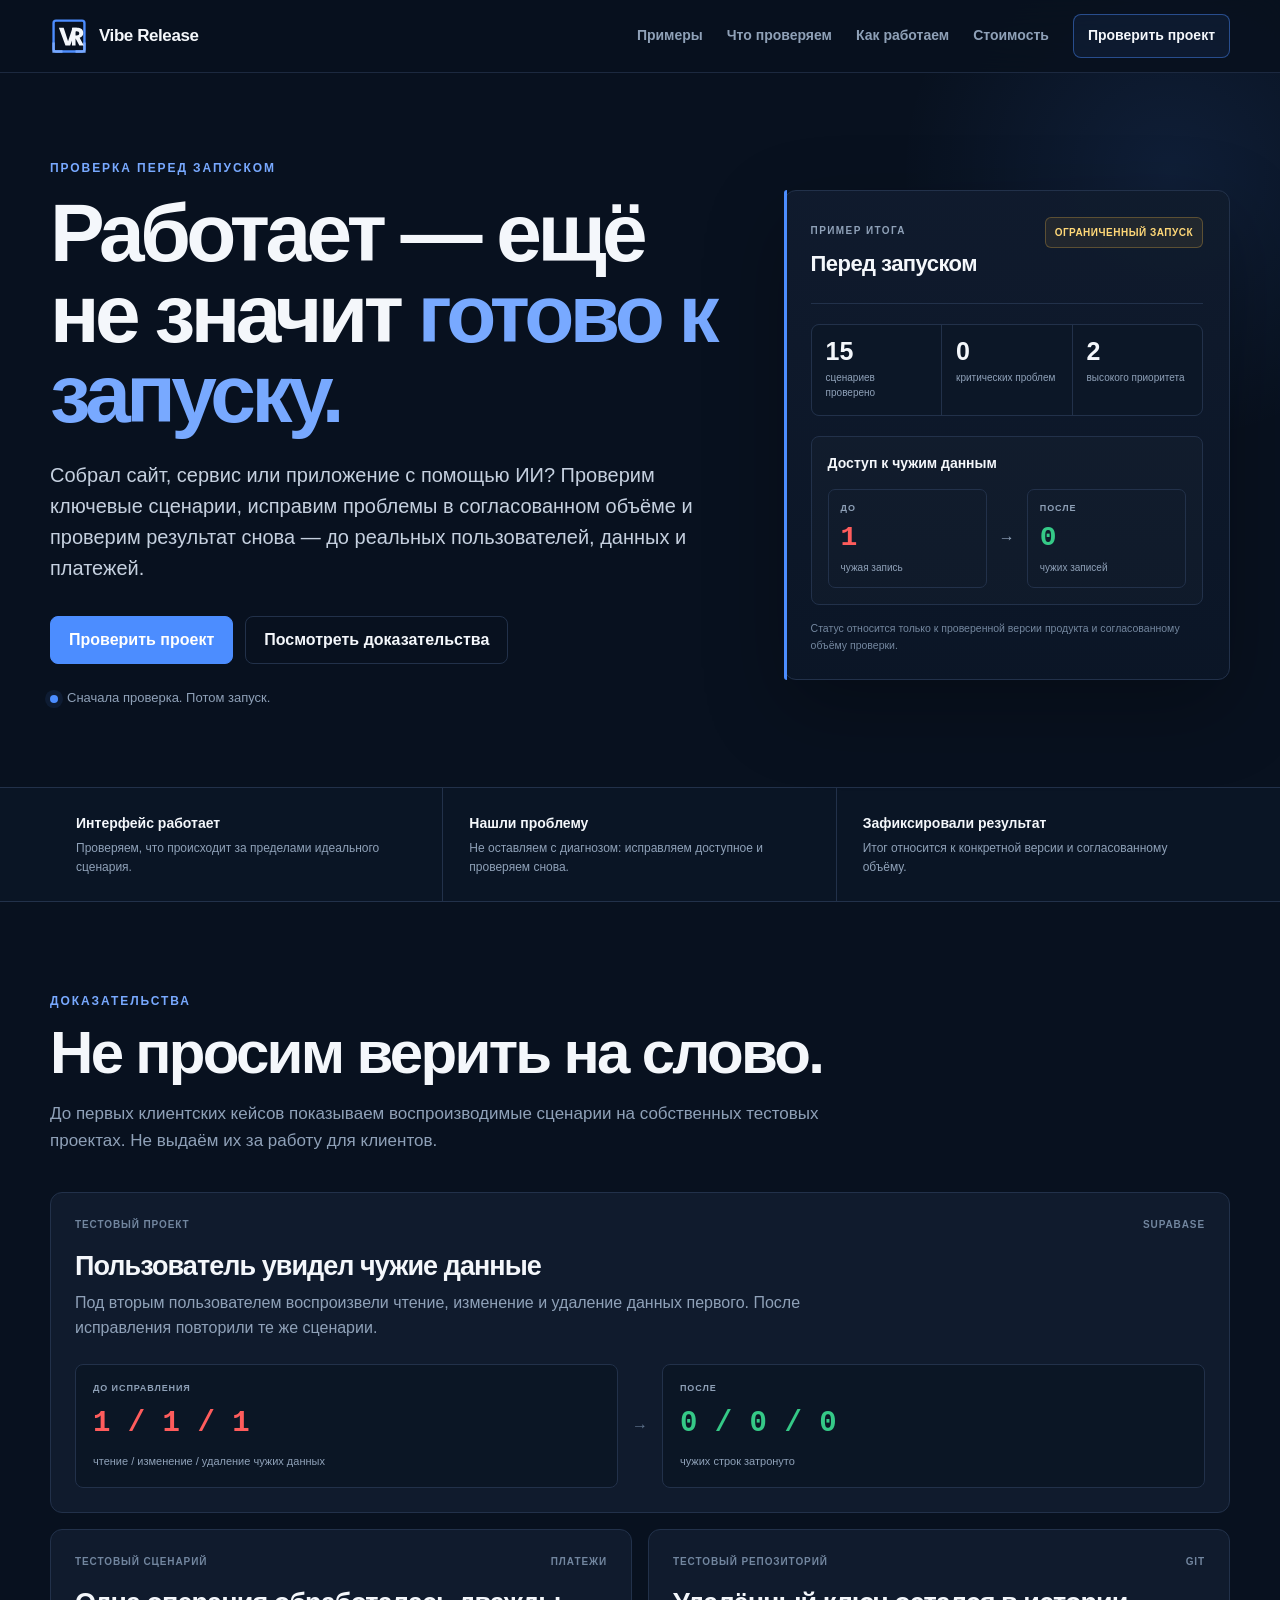
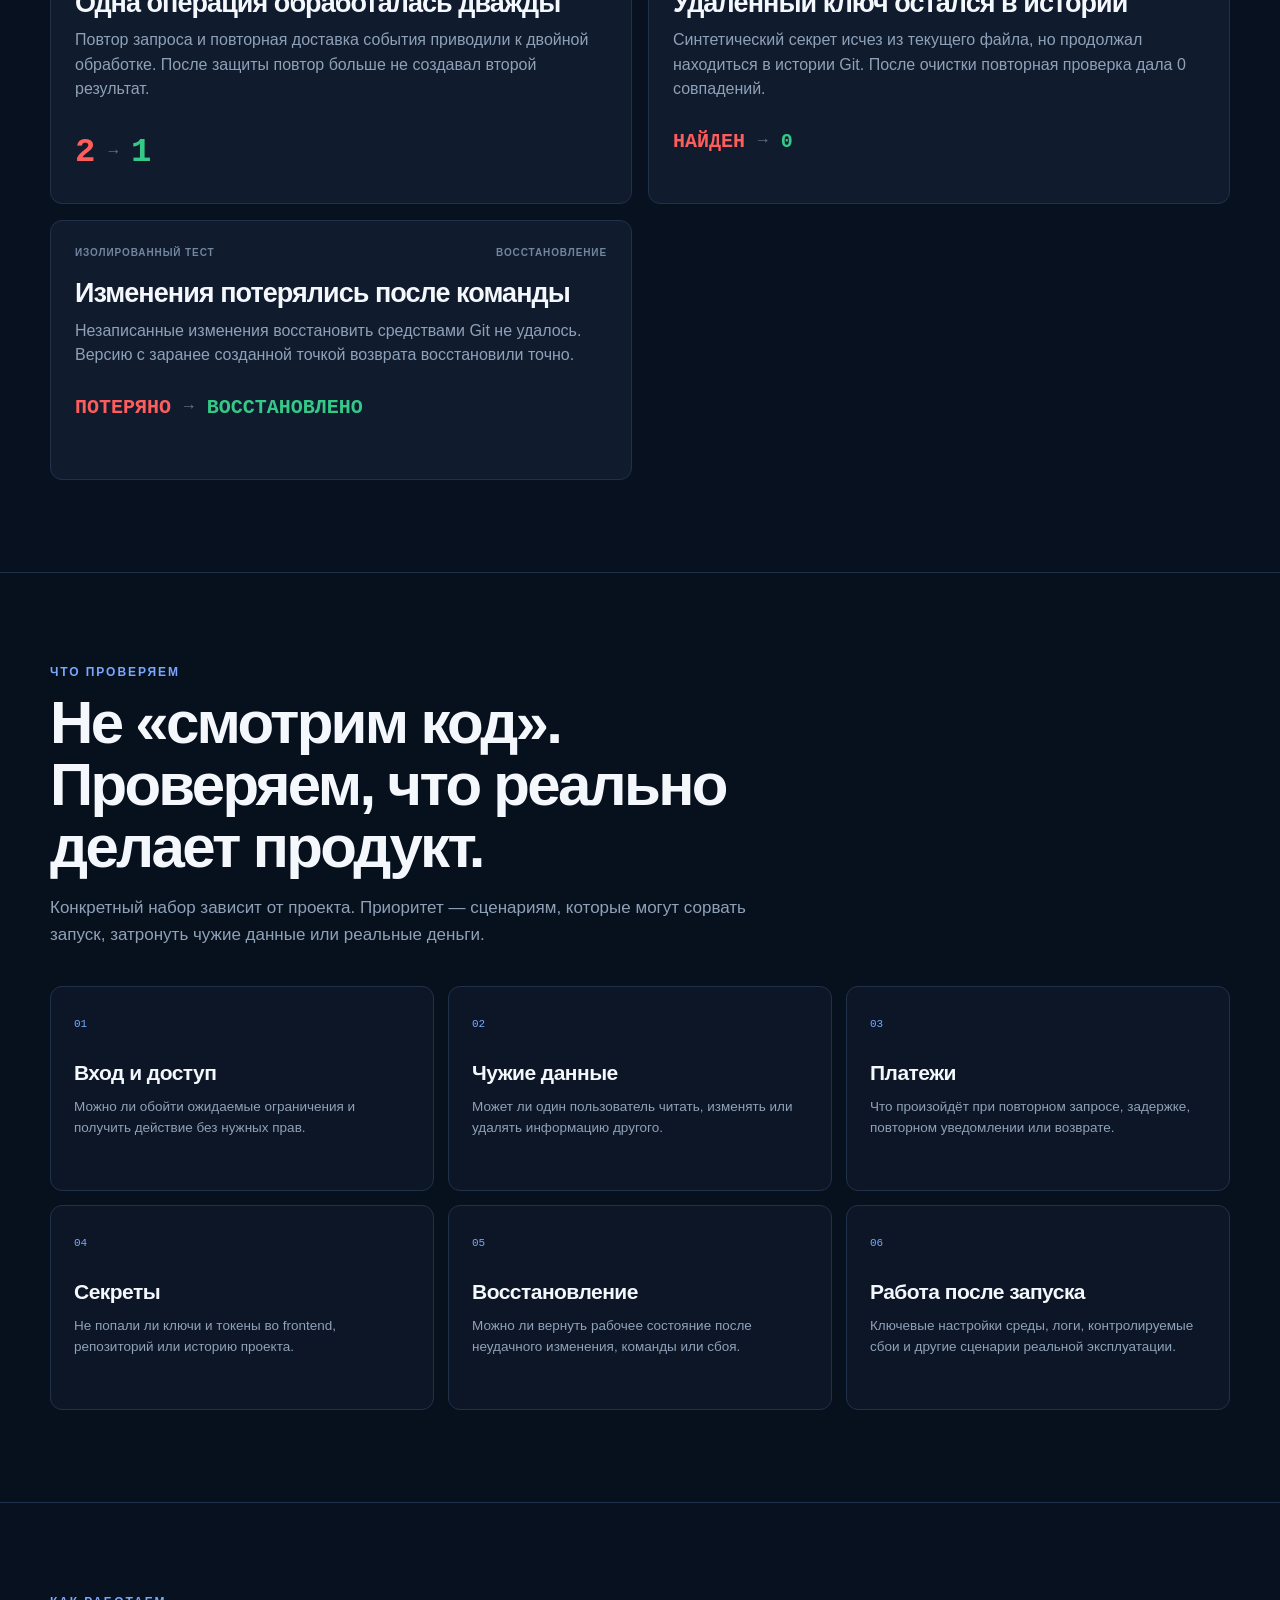
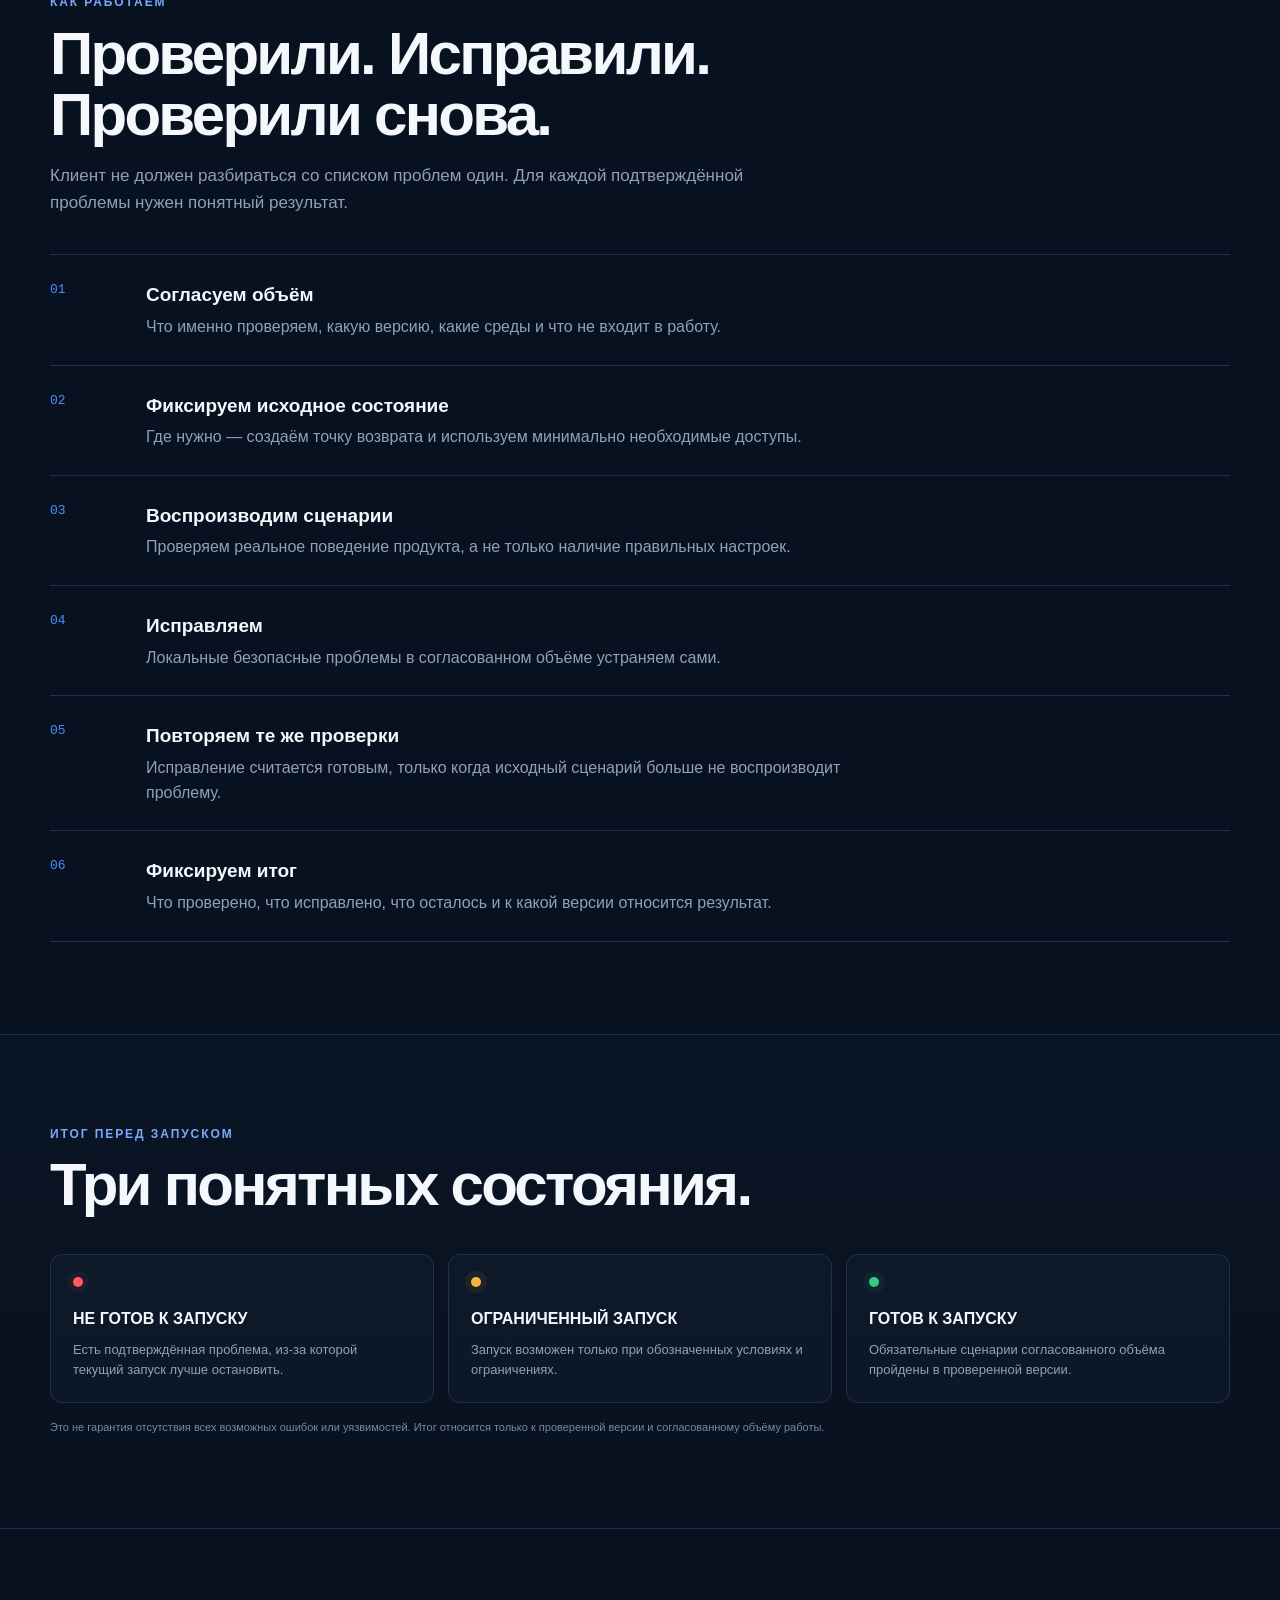
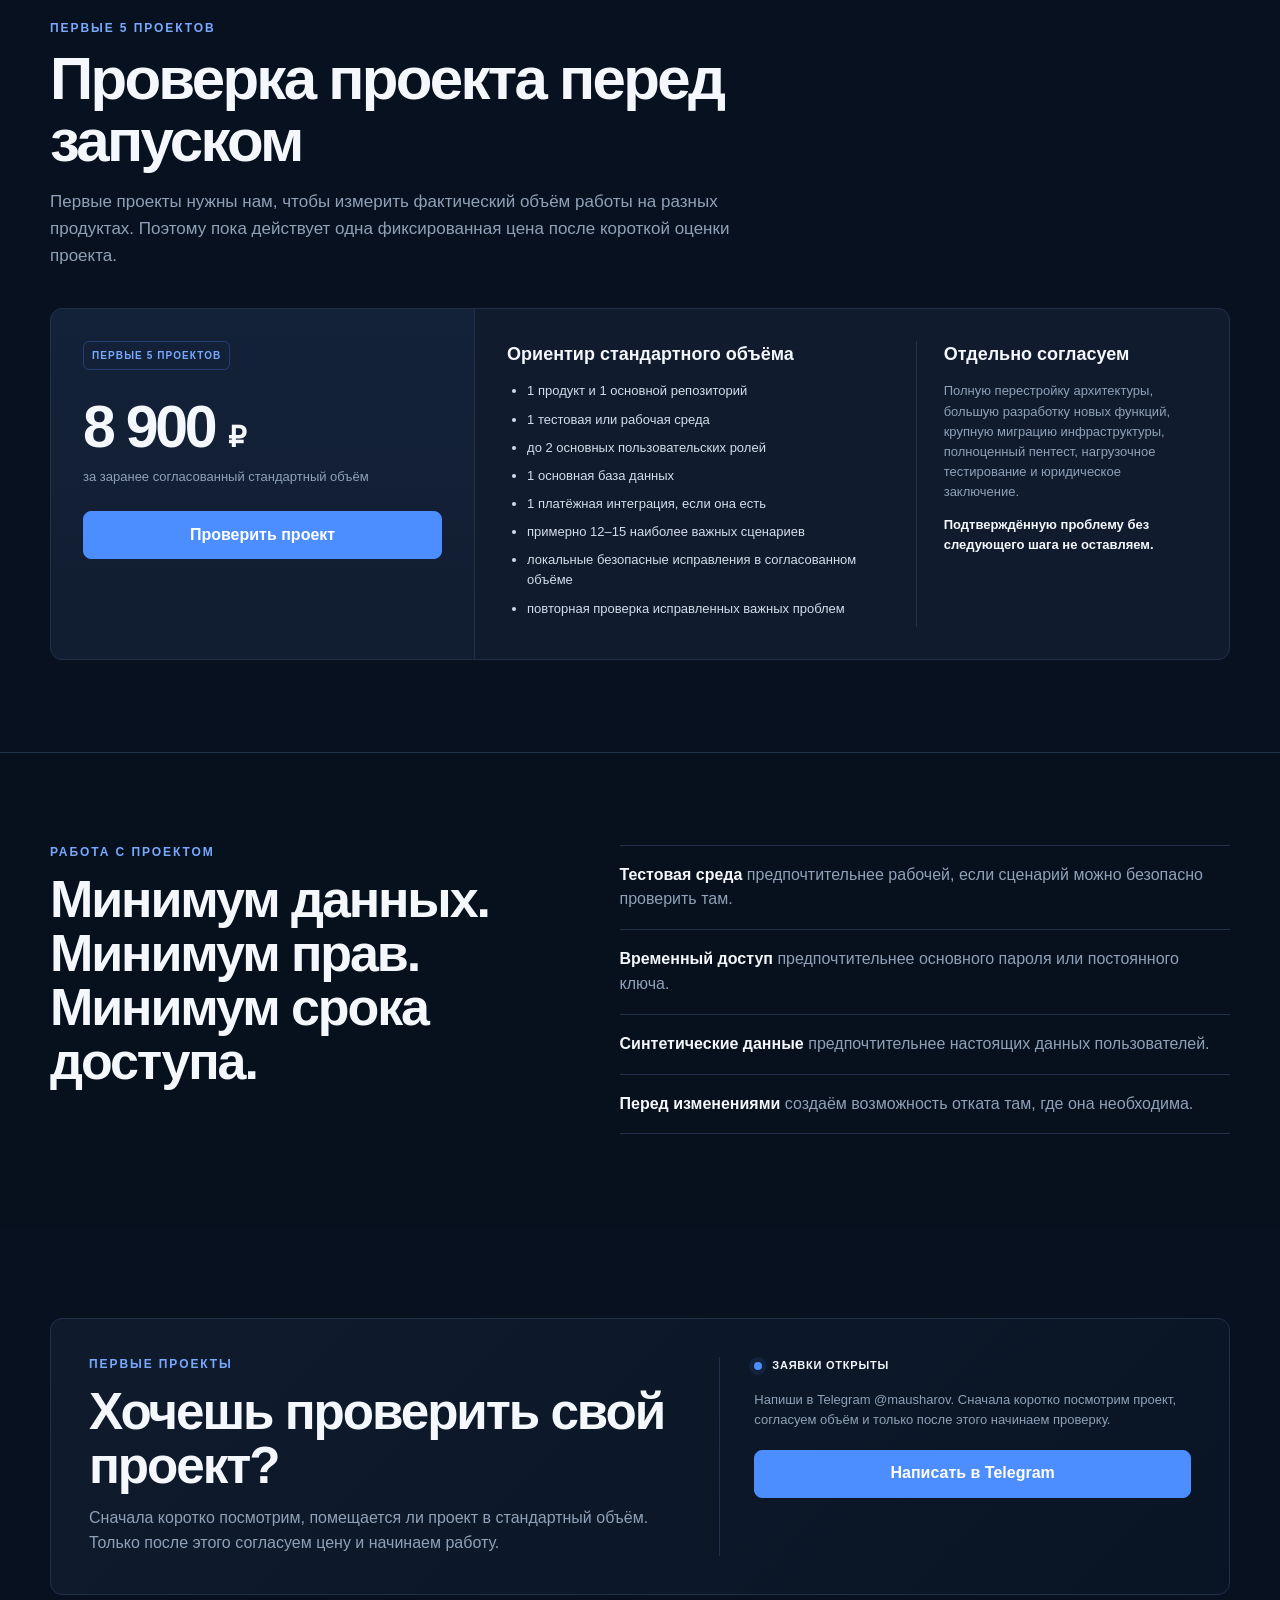
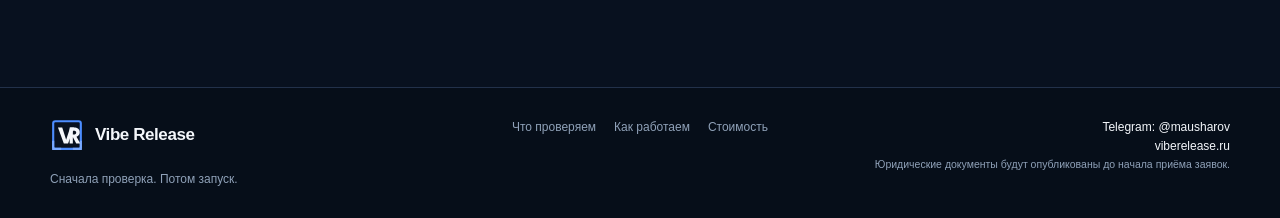
<file: index.html>
<!doctype html>
<html lang="ru">
<head>
  <meta charset="utf-8">
  <meta name="viewport" content="width=device-width, initial-scale=1">
  <title>Vibe Release — проверка продукта перед запуском</title>
  <meta name="description" content="Проверяем ключевые сценарии цифрового продукта перед реальными пользователями, данными и платежами. Находим, исправляем и проверяем снова.">
  <meta name="robots" content="index,follow">
  <link rel="canonical" href="https://viberelease.ru/">
  <link rel="icon" href="/assets/favicon.svg" type="image/svg+xml">
  <link rel="stylesheet" href="/assets/styles.css">
  <meta name="theme-color" content="#08111F">
  <meta property="og:type" content="website">
  <meta property="og:locale" content="ru_RU">
  <meta property="og:title" content="Vibe Release — сначала проверка, потом запуск">
  <meta property="og:description" content="Работает — ещё не значит готово к запуску. Проверим ключевые сценарии, исправим проблемы в согласованном объёме и проверим результат снова.">
  <meta property="og:url" content="https://viberelease.ru/">
  <script type="application/ld+json">
  {
    "@context": "https://schema.org",
    "@type": "Service",
    "name": "Проверка проекта перед запуском",
    "provider": {"@type": "Organization", "name": "Vibe Release", "url": "https://viberelease.ru/"},
    "description": "Проверка ключевых сценариев цифрового продукта перед реальными пользователями, данными и платежами с исправлением локальных проблем в согласованном объёме и повторной проверкой.",
    "areaServed": "RU",
    "offers": {"@type": "Offer", "priceCurrency": "RUB", "price": "8900", "description": "Цена первых пяти проектов после согласования объёма."}
  }
  </script>
</head>
<body>
  <a class="skip-link" href="#main">Перейти к содержанию</a>

  <header class="topbar">
    <div class="shell topbar-inner">
      <a class="brand" href="#top" aria-label="Vibe Release — на главную">
        <img src="/assets/logo.svg" width="38" height="38" alt="" aria-hidden="true">
        <span>Vibe Release</span>
      </a>
      <nav class="nav" aria-label="Главная навигация">
        <a href="#proof">Примеры</a>
        <a href="#checks">Что проверяем</a>
        <a href="#process">Как работаем</a>
        <a href="#price">Стоимость</a>
        <a class="nav-cta" href="#start">Проверить проект</a>
      </nav>
    </div>
  </header>

  <main id="main">
    <section class="hero shell" id="top">
      <div class="hero-copy">
        <p class="eyebrow">ПРОВЕРКА ПЕРЕД ЗАПУСКОМ</p>
        <h1>Работает — ещё не значит <span>готово к запуску.</span></h1>
        <p class="lead">Собрал сайт, сервис или приложение с помощью ИИ? Проверим ключевые сценарии, исправим проблемы в согласованном объёме и проверим результат снова — до реальных пользователей, данных и платежей.</p>
        <div class="hero-actions">
          <a class="button primary" href="#start">Проверить проект</a>
          <a class="button secondary" href="#proof">Посмотреть доказательства</a>
        </div>
        <div class="hero-note">
          <span class="dot dot-blue"></span>
          <span>Сначала проверка. Потом запуск.</span>
        </div>
      </div>

      <aside class="verdict-card" aria-label="Пример итога проверки">
        <div class="card-head">
          <div>
            <span class="card-label">ПРИМЕР ИТОГА</span>
            <h2>Перед запуском</h2>
          </div>
          <span class="status status-limited">ОГРАНИЧЕННЫЙ ЗАПУСК</span>
        </div>
        <div class="summary-grid">
          <div><strong>15</strong><span>сценариев проверено</span></div>
          <div><strong>0</strong><span>критических проблем</span></div>
          <div><strong>2</strong><span>высокого приоритета</span></div>
        </div>
        <div class="proof-mini">
          <div class="proof-mini-title">Доступ к чужим данным</div>
          <div class="proof-mini-grid">
            <div><span>ДО</span><strong class="danger">1</strong><small>чужая запись</small></div>
            <div class="arrow" aria-hidden="true">→</div>
            <div><span>ПОСЛЕ</span><strong class="success">0</strong><small>чужих записей</small></div>
          </div>
        </div>
        <p class="fineprint">Статус относится только к проверенной версии продукта и согласованному объёму проверки.</p>
      </aside>
    </section>

    <section class="signal-band" aria-label="Принципы Vibe Release">
      <div class="shell signal-grid">
        <div><b>Интерфейс работает</b><span>Проверяем, что происходит за пределами идеального сценария.</span></div>
        <div><b>Нашли проблему</b><span>Не оставляем с диагнозом: исправляем доступное и проверяем снова.</span></div>
        <div><b>Зафиксировали результат</b><span>Итог относится к конкретной версии и согласованному объёму.</span></div>
      </div>
    </section>

    <section class="section shell" id="proof">
      <header class="section-head">
        <p class="eyebrow">ДОКАЗАТЕЛЬСТВА</p>
        <h2>Не просим верить на слово.</h2>
        <p>До первых клиентских кейсов показываем воспроизводимые сценарии на собственных тестовых проектах. Не выдаём их за работу для клиентов.</p>
      </header>

      <div class="proof-grid">
        <article class="proof-card proof-card-wide">
          <div class="proof-meta"><span>ТЕСТОВЫЙ ПРОЕКТ</span><span>Supabase</span></div>
          <h3>Пользователь увидел чужие данные</h3>
          <p>Под вторым пользователем воспроизвели чтение, изменение и удаление данных первого. После исправления повторили те же сценарии.</p>
          <div class="before-after">
            <div class="result-box result-before">
              <span>ДО ИСПРАВЛЕНИЯ</span>
              <strong>1 / 1 / 1</strong>
              <small>чтение / изменение / удаление чужих данных</small>
            </div>
            <div class="result-arrow" aria-hidden="true">→</div>
            <div class="result-box result-after">
              <span>ПОСЛЕ</span>
              <strong>0 / 0 / 0</strong>
              <small>чужих строк затронуто</small>
            </div>
          </div>
        </article>

        <article class="proof-card">
          <div class="proof-meta"><span>ТЕСТОВЫЙ СЦЕНАРИЙ</span><span>Платежи</span></div>
          <h3>Одна операция обработалась дважды</h3>
          <p>Повтор запроса и повторная доставка события приводили к двойной обработке. После защиты повтор больше не создавал второй результат.</p>
          <div class="compact-result"><b class="danger">2</b><span>→</span><b class="success">1</b></div>
        </article>

        <article class="proof-card">
          <div class="proof-meta"><span>ТЕСТОВЫЙ РЕПОЗИТОРИЙ</span><span>Git</span></div>
          <h3>Удалённый ключ остался в истории</h3>
          <p>Синтетический секрет исчез из текущего файла, но продолжал находиться в истории Git. После очистки повторная проверка дала 0 совпадений.</p>
          <div class="compact-result text-result"><b class="danger">НАЙДЕН</b><span>→</span><b class="success">0</b></div>
        </article>

        <article class="proof-card">
          <div class="proof-meta"><span>ИЗОЛИРОВАННЫЙ ТЕСТ</span><span>Восстановление</span></div>
          <h3>Изменения потерялись после команды</h3>
          <p>Незаписанные изменения восстановить средствами Git не удалось. Версию с заранее созданной точкой возврата восстановили точно.</p>
          <div class="compact-result text-result"><b class="danger">ПОТЕРЯНО</b><span>→</span><b class="success">ВОССТАНОВЛЕНО</b></div>
        </article>
      </div>
    </section>

    <section class="section section-dark" id="checks">
      <div class="shell">
        <header class="section-head narrow">
          <p class="eyebrow">ЧТО ПРОВЕРЯЕМ</p>
          <h2>Не «смотрим код». Проверяем, что реально делает продукт.</h2>
          <p>Конкретный набор зависит от проекта. Приоритет — сценариям, которые могут сорвать запуск, затронуть чужие данные или реальные деньги.</p>
        </header>

        <div class="checks-grid">
          <article class="check-card"><span>01</span><h3>Вход и доступ</h3><p>Можно ли обойти ожидаемые ограничения и получить действие без нужных прав.</p></article>
          <article class="check-card"><span>02</span><h3>Чужие данные</h3><p>Может ли один пользователь читать, изменять или удалять информацию другого.</p></article>
          <article class="check-card"><span>03</span><h3>Платежи</h3><p>Что произойдёт при повторном запросе, задержке, повторном уведомлении или возврате.</p></article>
          <article class="check-card"><span>04</span><h3>Секреты</h3><p>Не попали ли ключи и токены во frontend, репозиторий или историю проекта.</p></article>
          <article class="check-card"><span>05</span><h3>Восстановление</h3><p>Можно ли вернуть рабочее состояние после неудачного изменения, команды или сбоя.</p></article>
          <article class="check-card"><span>06</span><h3>Работа после запуска</h3><p>Ключевые настройки среды, логи, контролируемые сбои и другие сценарии реальной эксплуатации.</p></article>
        </div>
      </div>
    </section>

    <section class="section shell" id="process">
      <header class="section-head narrow">
        <p class="eyebrow">КАК РАБОТАЕМ</p>
        <h2>Проверили. Исправили. Проверили снова.</h2>
        <p>Клиент не должен разбираться со списком проблем один. Для каждой подтверждённой проблемы нужен понятный результат.</p>
      </header>

      <ol class="process-list">
        <li><span>01</span><div><h3>Согласуем объём</h3><p>Что именно проверяем, какую версию, какие среды и что не входит в работу.</p></div></li>
        <li><span>02</span><div><h3>Фиксируем исходное состояние</h3><p>Где нужно — создаём точку возврата и используем минимально необходимые доступы.</p></div></li>
        <li><span>03</span><div><h3>Воспроизводим сценарии</h3><p>Проверяем реальное поведение продукта, а не только наличие правильных настроек.</p></div></li>
        <li><span>04</span><div><h3>Исправляем</h3><p>Локальные безопасные проблемы в согласованном объёме устраняем сами.</p></div></li>
        <li><span>05</span><div><h3>Повторяем те же проверки</h3><p>Исправление считается готовым, только когда исходный сценарий больше не воспроизводит проблему.</p></div></li>
        <li><span>06</span><div><h3>Фиксируем итог</h3><p>Что проверено, что исправлено, что осталось и к какой версии относится результат.</p></div></li>
      </ol>
    </section>

    <section class="section status-section">
      <div class="shell">
        <header class="section-head narrow">
          <p class="eyebrow">ИТОГ ПЕРЕД ЗАПУСКОМ</p>
          <h2>Три понятных состояния.</h2>
        </header>
        <div class="status-grid">
          <article class="status-card status-card-red"><span class="status-dot"></span><h3>НЕ ГОТОВ К ЗАПУСКУ</h3><p>Есть подтверждённая проблема, из-за которой текущий запуск лучше остановить.</p></article>
          <article class="status-card status-card-yellow"><span class="status-dot"></span><h3>ОГРАНИЧЕННЫЙ ЗАПУСК</h3><p>Запуск возможен только при обозначенных условиях и ограничениях.</p></article>
          <article class="status-card status-card-green"><span class="status-dot"></span><h3>ГОТОВ К ЗАПУСКУ</h3><p>Обязательные сценарии согласованного объёма пройдены в проверенной версии.</p></article>
        </div>
        <p class="status-note">Это не гарантия отсутствия всех возможных ошибок или уязвимостей. Итог относится только к проверенной версии и согласованному объёму работы.</p>
      </div>
    </section>

    <section class="section shell" id="price">
      <header class="section-head narrow">
        <p class="eyebrow">ПЕРВЫЕ 5 ПРОЕКТОВ</p>
        <h2>Проверка проекта перед запуском</h2>
        <p>Первые проекты нужны нам, чтобы измерить фактический объём работы на разных продуктах. Поэтому пока действует одна фиксированная цена после короткой оценки проекта.</p>
      </header>

      <div class="price-card">
        <div class="price-main">
          <span class="beta-label">ПЕРВЫЕ 5 ПРОЕКТОВ</span>
          <div class="price">8 900 <small>₽</small></div>
          <p>за заранее согласованный стандартный объём</p>
          <a class="button primary button-wide" href="#start">Проверить проект</a>
        </div>
        <div class="price-details">
          <div>
            <h3>Ориентир стандартного объёма</h3>
            <ul>
              <li>1 продукт и 1 основной репозиторий</li>
              <li>1 тестовая или рабочая среда</li>
              <li>до 2 основных пользовательских ролей</li>
              <li>1 основная база данных</li>
              <li>1 платёжная интеграция, если она есть</li>
              <li>примерно 12–15 наиболее важных сценариев</li>
              <li>локальные безопасные исправления в согласованном объёме</li>
              <li>повторная проверка исправленных важных проблем</li>
            </ul>
          </div>
          <div class="separate-work">
            <h3>Отдельно согласуем</h3>
            <p>Полную перестройку архитектуры, большую разработку новых функций, крупную миграцию инфраструктуры, полноценный пентест, нагрузочное тестирование и юридическое заключение.</p>
            <p><b>Подтверждённую проблему без следующего шага не оставляем.</b></p>
          </div>
        </div>
      </div>
    </section>

    <section class="section safety-section">
      <div class="shell safety-grid">
        <div>
          <p class="eyebrow">РАБОТА С ПРОЕКТОМ</p>
          <h2>Минимум данных. Минимум прав. Минимум срока доступа.</h2>
        </div>
        <div class="safety-points">
          <p><b>Тестовая среда</b> предпочтительнее рабочей, если сценарий можно безопасно проверить там.</p>
          <p><b>Временный доступ</b> предпочтительнее основного пароля или постоянного ключа.</p>
          <p><b>Синтетические данные</b> предпочтительнее настоящих данных пользователей.</p>
          <p><b>Перед изменениями</b> создаём возможность отката там, где она необходима.</p>
        </div>
      </div>
    </section>

    <section class="section start-section" id="start">
      <div class="shell start-card">
        <div>
          <p class="eyebrow">ПЕРВЫЕ ПРОЕКТЫ</p>
          <h2>Хочешь проверить свой проект?</h2>
          <p>Сначала коротко посмотрим, помещается ли проект в стандартный объём. Только после этого согласуем цену и начинаем работу.</p>
        </div>
        <div class="start-state">
          <div class="start-badge"><span class="dot dot-yellow"></span>КАНАЛ ЗАЯВОК ПОДКЛЮЧАЕТСЯ</div>
          <p>Мы уже подготовили сайт и стандарт проверки. Перед началом приёма заявок подключаем отдельный канал связи и юридически корректную схему обработки данных.</p>
          <button class="button secondary button-wide" type="button" disabled aria-disabled="true">Приём заявок откроется скоро</button>
        </div>
      </div>
    </section>
  </main>

  <footer class="footer">
    <div class="shell footer-grid">
      <div class="footer-brand">
        <div class="brand brand-static"><img src="/assets/logo.svg" width="34" height="34" alt=""><span>Vibe Release</span></div>
        <p>Сначала проверка. Потом запуск.</p>
      </div>
      <div class="footer-links">
        <a href="#checks">Что проверяем</a>
        <a href="#process">Как работаем</a>
        <a href="#price">Стоимость</a>
      </div>
      <div class="footer-note">viberelease.ru<br><span>Юридические документы будут опубликованы до начала приёма заявок.</span></div>
    </div>
  </footer>

  <script src="/assets/app.js" defer></script>
</body>
</html>
</file>
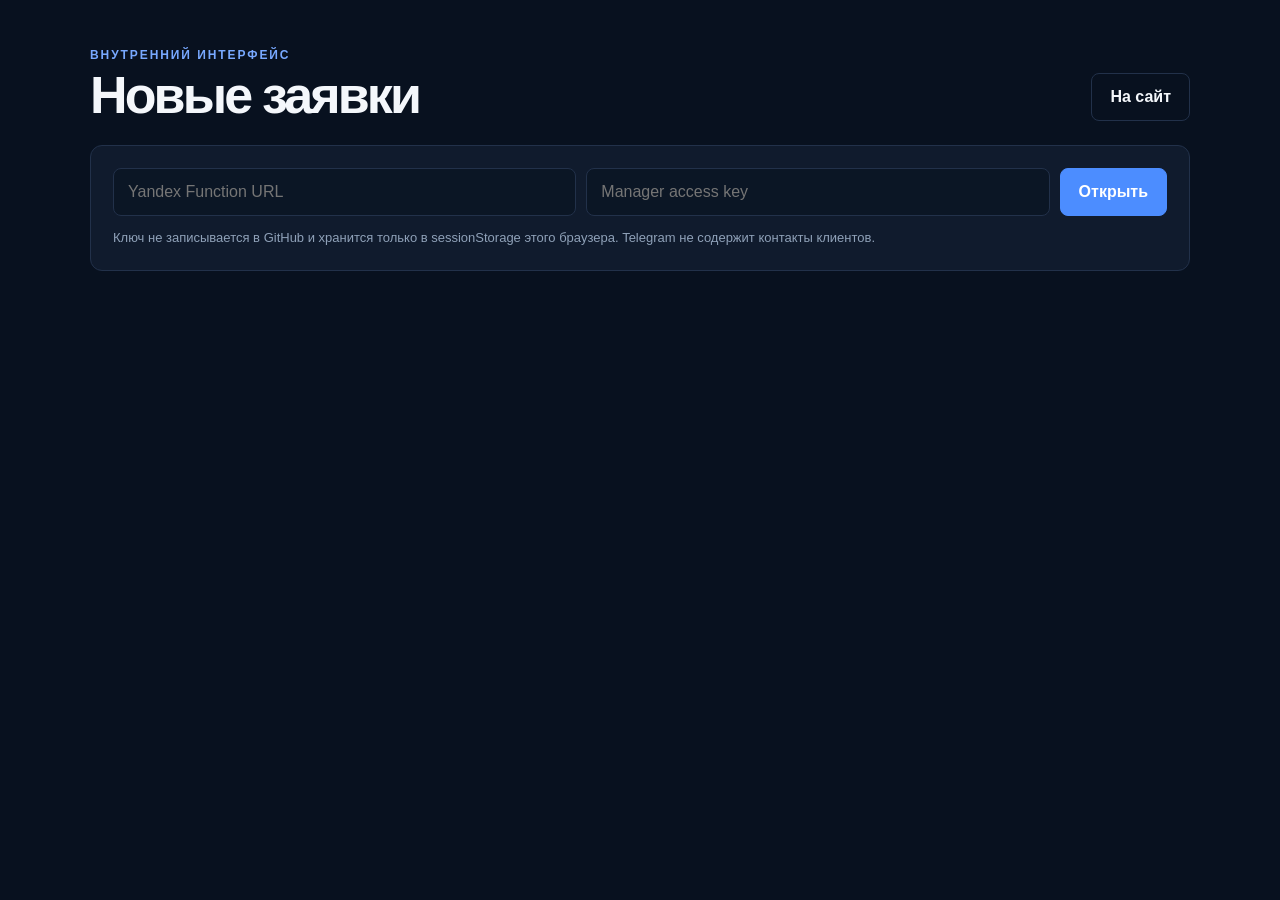
<file: admin/index.html>
<!doctype html>
<html lang="ru">
<head>
  <meta charset="utf-8">
  <meta name="viewport" content="width=device-width,initial-scale=1">
  <meta name="robots" content="noindex,nofollow,noarchive">
  <title>Vibe Release — Manager</title>
  <link rel="icon" href="../assets/favicon.svg" type="image/svg+xml">
  <link rel="stylesheet" href="../assets/styles.css">
  <style>
    body{min-height:100vh}.admin-shell{width:min(calc(100% - 32px),1100px);margin:0 auto;padding:48px 0 80px}.admin-head{display:flex;justify-content:space-between;gap:20px;align-items:end;margin-bottom:24px}.admin-head h1{font-size:clamp(32px,5vw,52px);margin:8px 0 0}.admin-auth,.admin-panel{border:1px solid var(--border);background:var(--surface);border-radius:12px;padding:22px}.admin-grid{display:grid;grid-template-columns:1fr 1fr auto;gap:10px}.admin-grid input{width:100%;min-height:48px;padding:0 14px;border-radius:8px;border:1px solid var(--border);background:#0b1625;color:var(--text)}.admin-state{color:var(--muted);font-size:13px;margin:12px 0 0}.leads{display:grid;gap:12px;margin-top:20px}.lead{border:1px solid var(--border);border-radius:10px;background:#0b1625;padding:18px}.lead-top{display:flex;justify-content:space-between;gap:16px;align-items:start}.lead h2{font-size:18px;margin:0}.lead-meta{font-size:12px;color:var(--muted)}.lead-data{display:grid;grid-template-columns:160px 1fr;gap:8px 14px;margin-top:16px;font-size:13px}.lead-data b{color:var(--muted)}.lead pre{white-space:pre-wrap;overflow-wrap:anywhere;font-size:11px;color:#c8d4e5;border-top:1px solid var(--border);padding-top:14px;margin-top:14px}.hidden{display:none!important}@media(max-width:720px){.admin-head{display:block}.admin-grid{grid-template-columns:1fr}.lead-data{grid-template-columns:1fr}.lead-data b{margin-top:8px}}
  </style>
</head>
<body>
  <main class="admin-shell">
    <div class="admin-head">
      <div><p class="eyebrow">Внутренний интерфейс</p><h1>Новые заявки</h1></div>
      <a class="button secondary" href="../">На сайт</a>
    </div>

    <section class="admin-auth" id="authBox">
      <div class="admin-grid">
        <input id="apiUrl" type="url" autocomplete="off" placeholder="Yandex Function URL">
        <input id="adminKey" type="password" autocomplete="current-password" placeholder="Manager access key">
        <button class="button primary" id="loadBtn" type="button">Открыть</button>
      </div>
      <p class="admin-state">Ключ не записывается в GitHub и хранится только в sessionStorage этого браузера. Telegram не содержит контакты клиентов.</p>
    </section>

    <section class="admin-panel hidden" id="panel">
      <div class="lead-top"><div><b>Последние заявки</b><div class="admin-state" id="status">Загрузка…</div></div><button class="button secondary" id="refreshBtn" type="button">Обновить</button></div>
      <div class="leads" id="leads"></div>
    </section>
  </main>
<script>
(() => {
  const apiUrl = document.getElementById('apiUrl');
  const adminKey = document.getElementById('adminKey');
  const loadBtn = document.getElementById('loadBtn');
  const refreshBtn = document.getElementById('refreshBtn');
  const panel = document.getElementById('panel');
  const status = document.getElementById('status');
  const leads = document.getElementById('leads');

  apiUrl.value = sessionStorage.getItem('vr_api_url') || '';
  adminKey.value = sessionStorage.getItem('vr_admin_key') || '';

  const esc = (v) => String(v ?? '').replace(/[&<>"']/g, c => ({'&':'&amp;','<':'&lt;','>':'&gt;','"':'&quot;',"'":'&#39;'}[c]));

  async function load() {
    const base = apiUrl.value.trim().replace(/\/$/, '');
    const key = adminKey.value;
    if (!base || !key) { status.textContent = 'Нужны URL backend и ключ.'; panel.classList.remove('hidden'); return; }
    sessionStorage.setItem('vr_api_url', base);
    sessionStorage.setItem('vr_admin_key', key);
    panel.classList.remove('hidden');
    status.textContent = 'Загрузка…';
    leads.innerHTML = '';
    try {
      const url = new URL(base);
      url.searchParams.set('action','list');
      url.searchParams.set('limit','20');
      const res = await fetch(url, {headers:{Authorization:`Bearer ${key}`}, cache:'no-store'});
      const data = await res.json();
      if (!res.ok || !data.ok) throw new Error(data.error || `HTTP ${res.status}`);
      status.textContent = `Получено: ${data.leads.length}`;
      leads.innerHTML = data.leads.map(card).join('') || '<p class="admin-state">Заявок пока нет.</p>';
    } catch (e) {
      status.textContent = `Ошибка: ${e.message}`;
    }
  }

  function card(x) {
    const answers = typeof x.answers_json === 'string' ? x.answers_json : JSON.stringify(x.answers_json ?? {}, null, 2);
    return `<article class="lead">
      <div class="lead-top"><h2>${esc(x.stage)} → ${esc(x.route)}</h2><span class="lead-meta">${esc(x.created_at)}</span></div>
      <div class="lead-data">
        <b>Имя</b><span>${esc(x.name)}</span>
        <b>Контакт</b><span>${esc(x.contact)}</span>
        <b>Проект</b><span>${x.project_url ? `<a href="${esc(x.project_url)}" target="_blank" rel="noopener noreferrer">${esc(x.project_url)}</a>` : '—'}</span>
        <b>Комментарий</b><span>${esc(x.comment || '—')}</span>
        <b>Active checks</b><span>${x.authorized_for_active_checks ? 'разрешены владельцем' : 'НЕ разрешены'}</span>
        <b>Статус</b><span>${esc(x.status)}</span>
      </div>
      <details><summary class="admin-state">Diagnostic context</summary><pre>${esc(answers)}</pre></details>
    </article>`;
  }

  loadBtn.addEventListener('click', load);
  refreshBtn.addEventListener('click', load);
})();
</script>
</body>
</html>
</file>
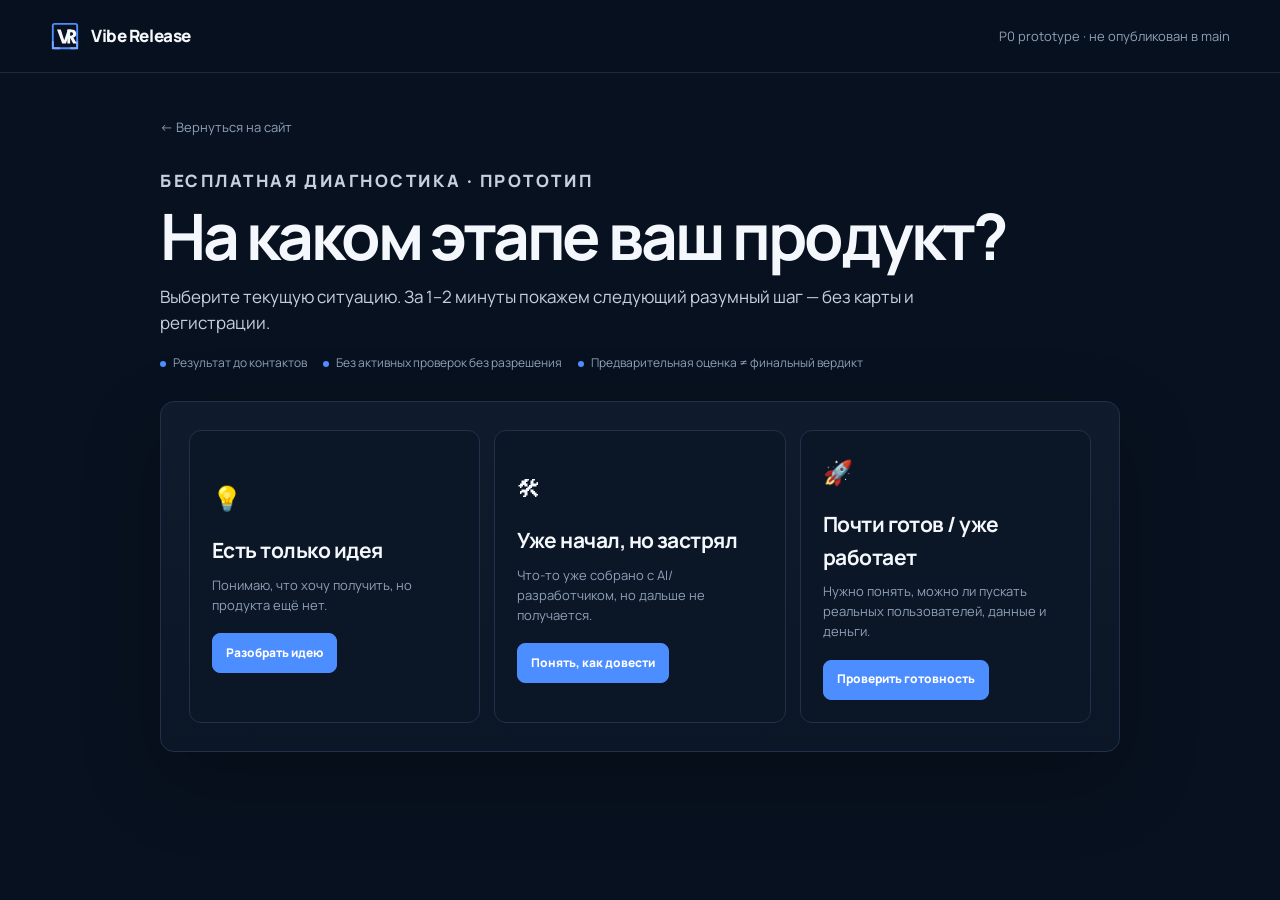
<file: diagnostic/index.html>
<!doctype html>
<html lang="ru">
<head>
  <meta charset="utf-8">
  <meta name="viewport" content="width=device-width,initial-scale=1">
  <meta name="robots" content="noindex,nofollow">
  <title>Vibe Release — прототип диагностики</title>
  <meta name="description" content="Внутренний прототип бесплатной диагностики Vibe Release V2.">
  <link rel="icon" href="../assets/favicon.svg" type="image/svg+xml">
  <link rel="preconnect" href="https://fonts.googleapis.com">
  <link rel="preconnect" href="https://fonts.gstatic.com" crossorigin>
  <link href="https://fonts.googleapis.com/css2?family=IBM+Plex+Mono:wght@500;600;700&family=Manrope:wght@400;500;600;700;800&display=swap" rel="stylesheet">
  <link rel="stylesheet" href="../assets/styles.css">
  <link rel="stylesheet" href="./diagnostic.css">
</head>
<body class="diag-page">
  <a class="skip-link" href="#diagnostic">К диагностике</a>
  <header class="topbar">
    <div class="shell topbar-inner">
      <a class="brand" href="../" aria-label="Vibe Release">
        <img src="../assets/logo.svg" width="30" height="30" alt="">
        <span>Vibe Release</span>
      </a>
      <span class="diag-back">P0 prototype · не опубликован в main</span>
    </div>
  </header>

  <main id="diagnostic" class="diag-shell">
    <div class="diag-top">
      <a class="diag-back" href="../">← Вернуться на сайт</a>
    </div>

    <section class="diag-head">
      <p class="diag-kicker">Бесплатная диагностика · прототип</p>
      <h1>На каком этапе ваш продукт?</h1>
      <p>Выберите текущую ситуацию. За 1–2 минуты покажем следующий разумный шаг — без карты и регистрации.</p>
      <div class="diag-trust" aria-label="Условия">
        <span>Результат до контактов</span>
        <span>Без активных проверок без разрешения</span>
        <span>Предварительная оценка ≠ финальный вердикт</span>
      </div>
    </section>

    <section class="diag-card" aria-live="polite">
      <div id="progress" class="progress-wrap" hidden>
        <div class="progress-head"><span id="progressLabel">Шаг 1</span><span id="progressPercent">0%</span></div>
        <div class="progress-track"><div id="progressFill" class="progress-fill"></div></div>
      </div>
      <div id="app" class="diag-card-inner"></div>
    </section>
  </main>

  <script src="./diagnostic.js" defer></script>
</body>
</html>
</file>
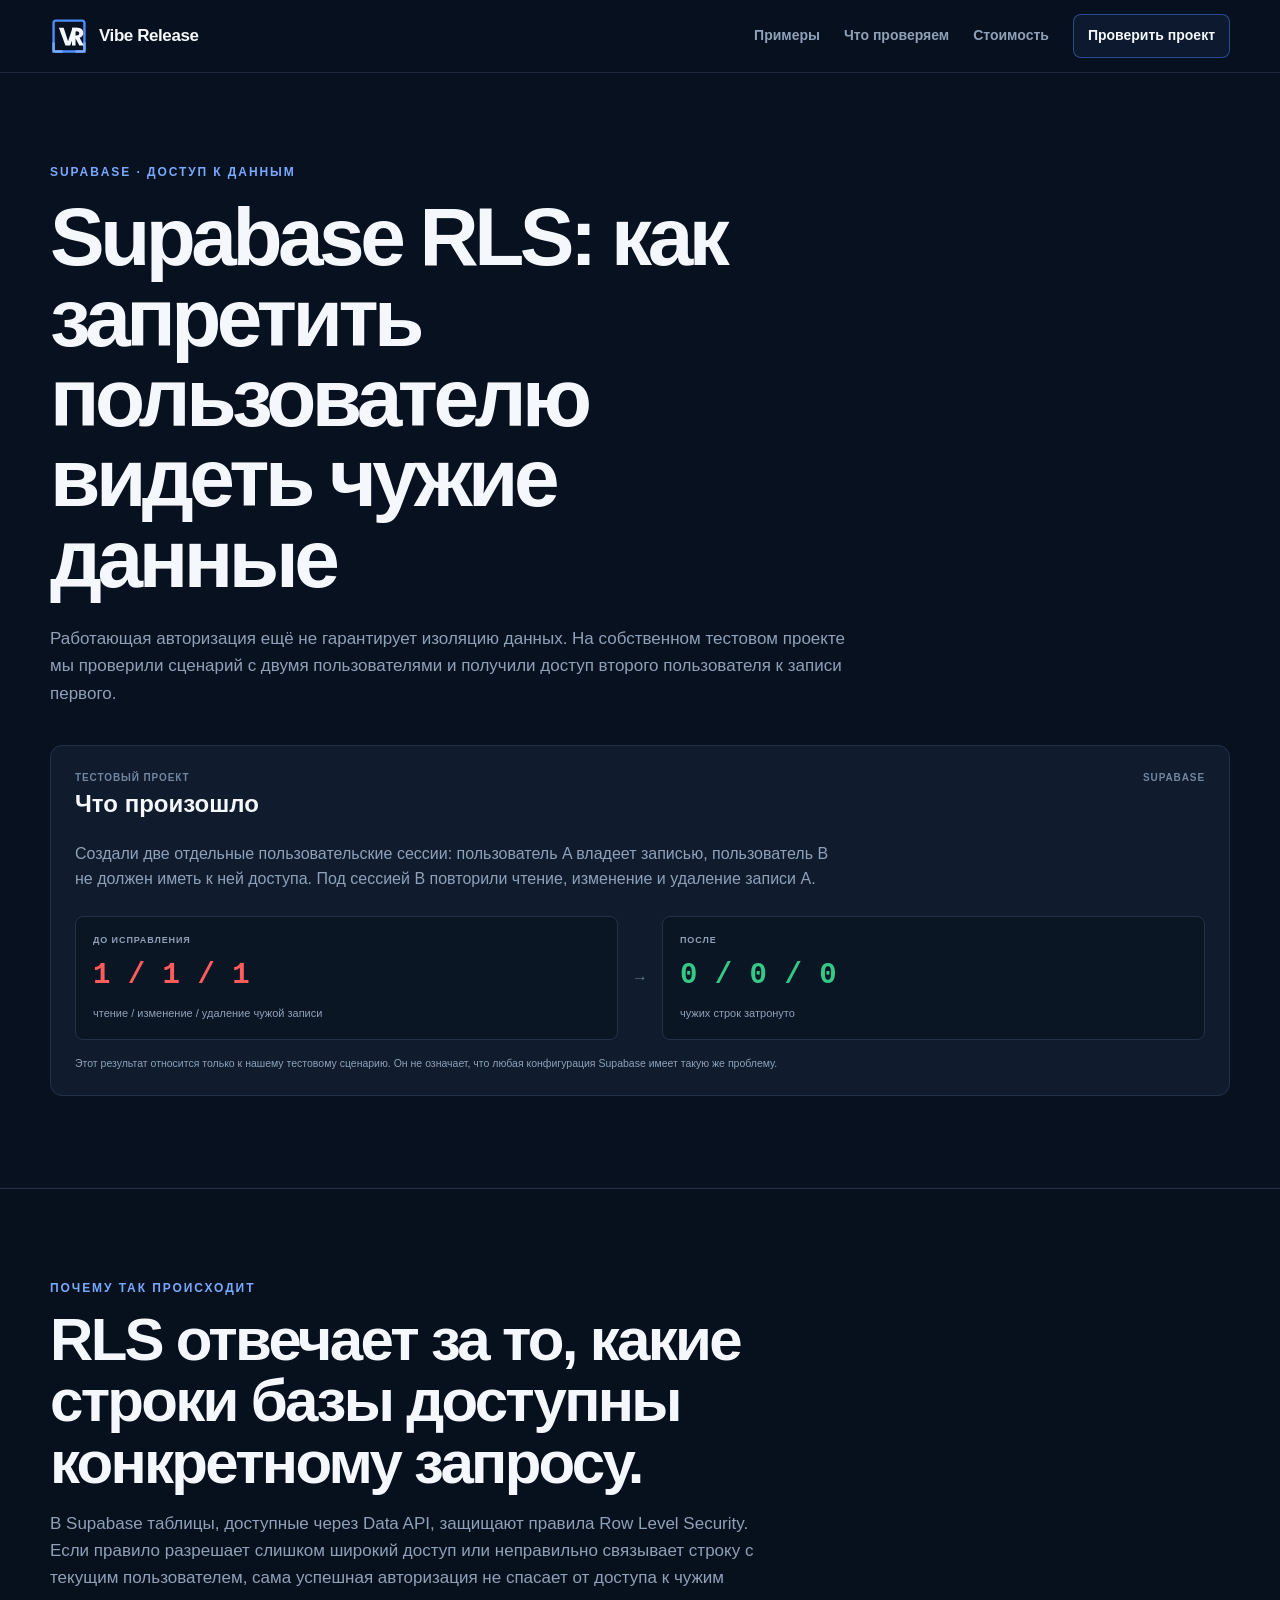
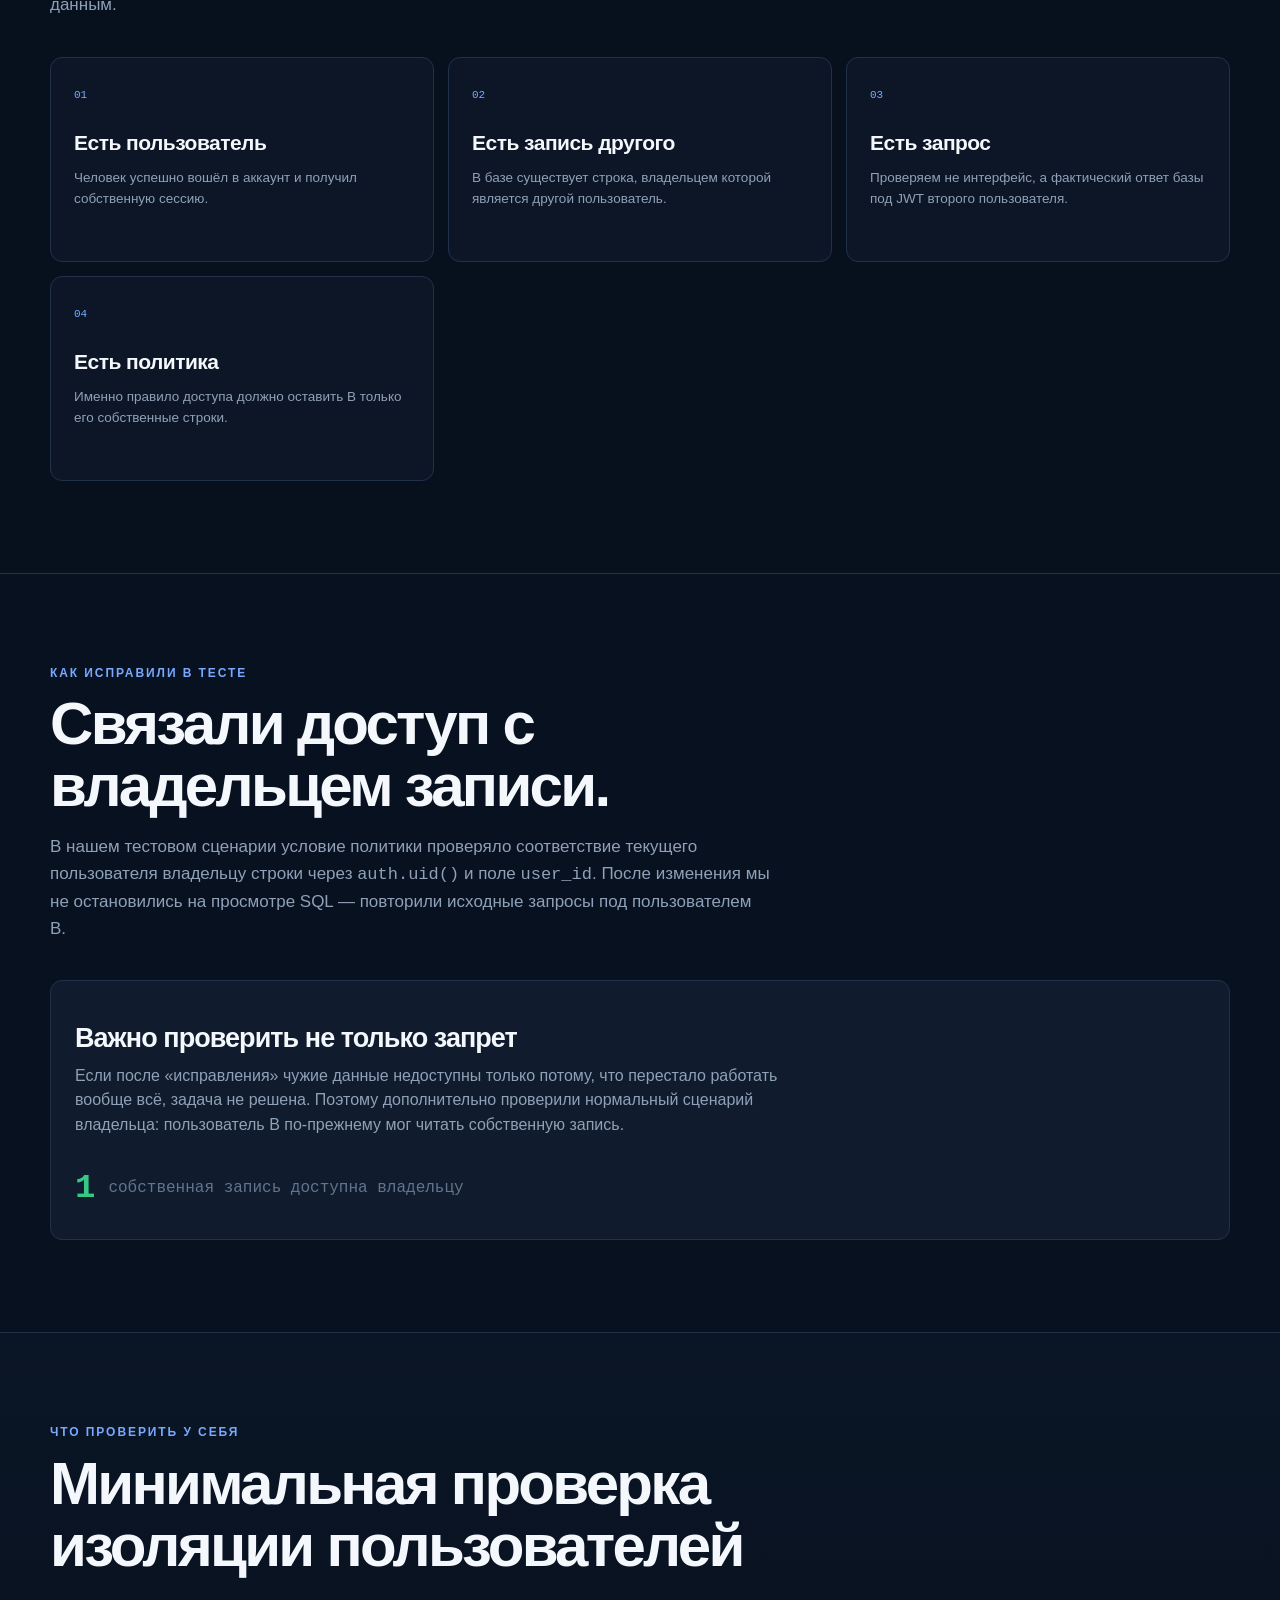
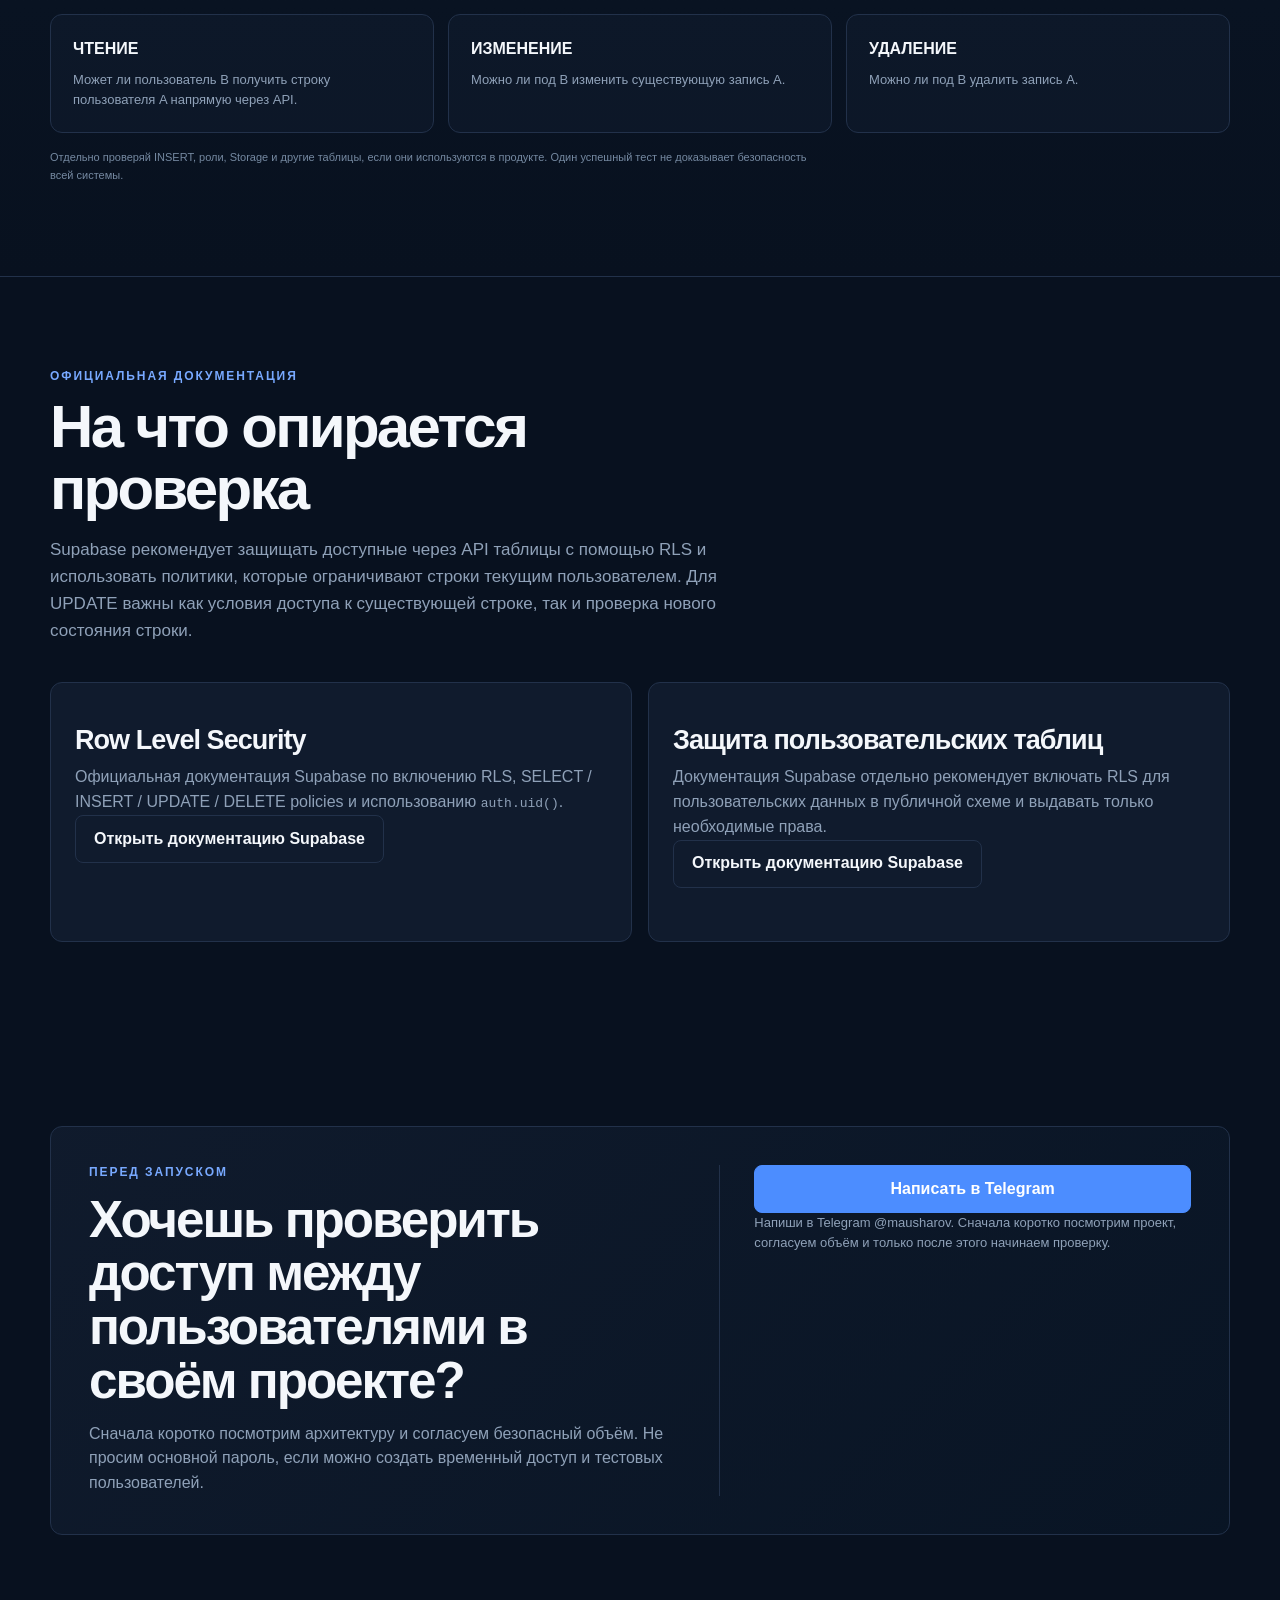
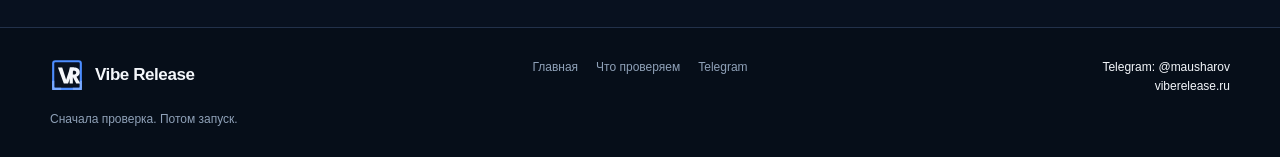
<file: supabase-rls-chuzhie-dannye/index.html>
<!doctype html>
<html lang="ru">
<head>
  <meta charset="utf-8">
  <meta name="viewport" content="width=device-width, initial-scale=1">
  <title>Supabase RLS: как запретить пользователю видеть чужие данные — Vibe Release</title>
  <meta name="description" content="Разбираем на тестовом проекте Supabase, как один пользователь получил доступ к данным другого, как это связано с RLS и что показала повторная проверка после исправления.">
  <meta name="robots" content="index,follow">
  <link rel="canonical" href="https://viberelease.ru/supabase-rls-chuzhie-dannye/">
  <link rel="icon" href="/assets/favicon.svg" type="image/svg+xml">
  <link rel="stylesheet" href="/assets/styles.css">
  <meta name="theme-color" content="#08111F">
  <meta property="og:type" content="article">
  <meta property="og:locale" content="ru_RU">
  <meta property="og:title" content="Supabase RLS: как запретить пользователю видеть чужие данные">
  <meta property="og:description" content="Тестовый сценарий: второй пользователь смог читать, изменять и удалять чужую запись. После исправления повторили те же проверки.">
  <meta property="og:url" content="https://viberelease.ru/supabase-rls-chuzhie-dannye/">
  <script type="application/ld+json">
  {
    "@context": "https://schema.org",
    "@type": "Article",
    "headline": "Supabase RLS: как запретить пользователю видеть чужие данные",
    "description": "Разбор тестового сценария доступа между пользователями в Supabase с повторной проверкой после исправления.",
    "author": {"@type": "Organization", "name": "Vibe Release"},
    "publisher": {"@type": "Organization", "name": "Vibe Release", "url": "https://viberelease.ru/"},
    "mainEntityOfPage": "https://viberelease.ru/supabase-rls-chuzhie-dannye/"
  }
  </script>
</head>
<body>
  <a class="skip-link" href="#main">Перейти к содержанию</a>

  <header class="topbar">
    <div class="shell topbar-inner">
      <a class="brand" href="/" aria-label="Vibe Release — на главную">
        <img src="/assets/logo.svg" width="38" height="38" alt="" aria-hidden="true">
        <span>Vibe Release</span>
      </a>
      <nav class="nav" aria-label="Навигация">
        <a href="/#proof">Примеры</a>
        <a href="/#checks">Что проверяем</a>
        <a href="/#price">Стоимость</a>
        <a class="nav-cta" href="https://t.me/mausharov">Проверить проект</a>
      </nav>
    </div>
  </header>

  <main id="main">
    <section class="section shell">
      <header class="section-head">
        <p class="eyebrow">SUPABASE · ДОСТУП К ДАННЫМ</p>
        <h1>Supabase RLS: как запретить пользователю видеть чужие данные</h1>
        <p>Работающая авторизация ещё не гарантирует изоляцию данных. На собственном тестовом проекте мы проверили сценарий с двумя пользователями и получили доступ второго пользователя к записи первого.</p>
      </header>

      <article class="proof-card proof-card-wide">
        <div class="proof-meta"><span>ТЕСТОВЫЙ ПРОЕКТ</span><span>Supabase</span></div>
        <h2>Что произошло</h2>
        <p>Создали две отдельные пользовательские сессии: пользователь A владеет записью, пользователь B не должен иметь к ней доступа. Под сессией B повторили чтение, изменение и удаление записи A.</p>
        <div class="before-after">
          <div class="result-box result-before">
            <span>ДО ИСПРАВЛЕНИЯ</span>
            <strong>1 / 1 / 1</strong>
            <small>чтение / изменение / удаление чужой записи</small>
          </div>
          <div class="result-arrow" aria-hidden="true">→</div>
          <div class="result-box result-after">
            <span>ПОСЛЕ</span>
            <strong>0 / 0 / 0</strong>
            <small>чужих строк затронуто</small>
          </div>
        </div>
        <p class="fineprint">Этот результат относится только к нашему тестовому сценарию. Он не означает, что любая конфигурация Supabase имеет такую же проблему.</p>
      </article>
    </section>

    <section class="section section-dark">
      <div class="shell">
        <header class="section-head narrow">
          <p class="eyebrow">ПОЧЕМУ ТАК ПРОИСХОДИТ</p>
          <h2>RLS отвечает за то, какие строки базы доступны конкретному запросу.</h2>
          <p>В Supabase таблицы, доступные через Data API, защищают правила Row Level Security. Если правило разрешает слишком широкий доступ или неправильно связывает строку с текущим пользователем, сама успешная авторизация не спасает от доступа к чужим данным.</p>
        </header>

        <div class="checks-grid">
          <article class="check-card"><span>01</span><h3>Есть пользователь</h3><p>Человек успешно вошёл в аккаунт и получил собственную сессию.</p></article>
          <article class="check-card"><span>02</span><h3>Есть запись другого</h3><p>В базе существует строка, владельцем которой является другой пользователь.</p></article>
          <article class="check-card"><span>03</span><h3>Есть запрос</h3><p>Проверяем не интерфейс, а фактический ответ базы под JWT второго пользователя.</p></article>
          <article class="check-card"><span>04</span><h3>Есть политика</h3><p>Именно правило доступа должно оставить B только его собственные строки.</p></article>
        </div>
      </div>
    </section>

    <section class="section shell">
      <header class="section-head narrow">
        <p class="eyebrow">КАК ИСПРАВИЛИ В ТЕСТЕ</p>
        <h2>Связали доступ с владельцем записи.</h2>
        <p>В нашем тестовом сценарии условие политики проверяло соответствие текущего пользователя владельцу строки через <code>auth.uid()</code> и поле <code>user_id</code>. После изменения мы не остановились на просмотре SQL — повторили исходные запросы под пользователем B.</p>
      </header>

      <article class="proof-card">
        <h3>Важно проверить не только запрет</h3>
        <p>Если после «исправления» чужие данные недоступны только потому, что перестало работать вообще всё, задача не решена. Поэтому дополнительно проверили нормальный сценарий владельца: пользователь B по-прежнему мог читать собственную запись.</p>
        <div class="compact-result"><b class="success">1</b><span>собственная запись доступна владельцу</span></div>
      </article>
    </section>

    <section class="section status-section">
      <div class="shell">
        <header class="section-head narrow">
          <p class="eyebrow">ЧТО ПРОВЕРИТЬ У СЕБЯ</p>
          <h2>Минимальная проверка изоляции пользователей</h2>
        </header>
        <div class="status-grid">
          <article class="status-card"><h3>ЧТЕНИЕ</h3><p>Может ли пользователь B получить строку пользователя A напрямую через API.</p></article>
          <article class="status-card"><h3>ИЗМЕНЕНИЕ</h3><p>Можно ли под B изменить существующую запись A.</p></article>
          <article class="status-card"><h3>УДАЛЕНИЕ</h3><p>Можно ли под B удалить запись A.</p></article>
        </div>
        <p class="status-note">Отдельно проверяй INSERT, роли, Storage и другие таблицы, если они используются в продукте. Один успешный тест не доказывает безопасность всей системы.</p>
      </div>
    </section>

    <section class="section shell">
      <header class="section-head narrow">
        <p class="eyebrow">ОФИЦИАЛЬНАЯ ДОКУМЕНТАЦИЯ</p>
        <h2>На что опирается проверка</h2>
        <p>Supabase рекомендует защищать доступные через API таблицы с помощью RLS и использовать политики, которые ограничивают строки текущим пользователем. Для UPDATE важны как условия доступа к существующей строке, так и проверка нового состояния строки.</p>
      </header>
      <div class="proof-grid">
        <article class="proof-card"><h3>Row Level Security</h3><p>Официальная документация Supabase по включению RLS, SELECT / INSERT / UPDATE / DELETE policies и использованию <code>auth.uid()</code>.</p><p><a class="button secondary" href="https://supabase.com/docs/guides/database/postgres/row-level-security" rel="noopener noreferrer">Открыть документацию Supabase</a></p></article>
        <article class="proof-card"><h3>Защита пользовательских таблиц</h3><p>Документация Supabase отдельно рекомендует включать RLS для пользовательских данных в публичной схеме и выдавать только необходимые права.</p><p><a class="button secondary" href="https://supabase.com/docs/guides/auth/managing-user-data" rel="noopener noreferrer">Открыть документацию Supabase</a></p></article>
      </div>
    </section>

    <section class="section start-section">
      <div class="shell start-card">
        <div>
          <p class="eyebrow">ПЕРЕД ЗАПУСКОМ</p>
          <h2>Хочешь проверить доступ между пользователями в своём проекте?</h2>
          <p>Сначала коротко посмотрим архитектуру и согласуем безопасный объём. Не просим основной пароль, если можно создать временный доступ и тестовых пользователей.</p>
        </div>
        <div class="start-state">
          <a class="button primary button-wide" href="https://t.me/mausharov">Написать в Telegram</a>
          <p>Telegram: <b>@mausharov</b></p>
        </div>
      </div>
    </section>
  </main>

  <footer class="footer">
    <div class="shell footer-grid">
      <div class="footer-brand">
        <div class="brand brand-static"><img src="/assets/logo.svg" width="34" height="34" alt=""><span>Vibe Release</span></div>
        <p>Сначала проверка. Потом запуск.</p>
      </div>
      <div class="footer-links"><a href="/">Главная</a><a href="/#checks">Что проверяем</a><a href="https://t.me/mausharov">Telegram</a></div>
      <div class="footer-note">viberelease.ru</div>
    </div>
  </footer>

  <script src="/assets/app.js" defer></script>
</body>
</html>
</file>
<file: assets/styles.css>
:root{
  --bg:#08111F;
  --surface:#101B2D;
  --surface-2:#0D1727;
  --surface-3:#132238;
  --border:#22314A;
  --text:#F4F7FB;
  --muted:#8FA1B8;
  --accent:#4C8DFF;
  --accent-2:#78A9FF;
  --danger:#FF5C5C;
  --warning:#F4B740;
  --success:#35C987;
  --shell:1180px;
  --radius:12px;
}
*{box-sizing:border-box}html{scroll-behavior:smooth;background:var(--bg)}body{margin:0;background:var(--bg);color:var(--text);font-family:Manrope,"Segoe UI",Arial,sans-serif;line-height:1.55;-webkit-font-smoothing:antialiased}a{color:inherit;text-decoration:none}button,input,textarea,select{font:inherit}img{max-width:100%;display:block}.shell{width:min(calc(100% - 40px),var(--shell));margin-inline:auto}.skip-link{position:fixed;left:16px;top:-100px;z-index:100;background:var(--text);color:var(--bg);padding:10px 14px;border-radius:8px;font-weight:800}.skip-link:focus{top:16px}
.topbar{position:sticky;top:0;z-index:50;border-bottom:1px solid rgba(34,49,74,.78);background:rgba(8,17,31,.9);backdrop-filter:blur(18px)}.topbar-inner{min-height:72px;display:flex;align-items:center;justify-content:space-between;gap:24px}.brand{display:inline-flex;align-items:center;gap:11px;font-weight:800;letter-spacing:-.025em;font-size:17px}.brand img{flex:0 0 auto}.nav{display:flex;align-items:center;gap:24px;color:var(--muted);font-size:14px;font-weight:650}.nav a{transition:color .18s ease,border-color .18s ease,background .18s ease}.nav a:hover{color:var(--text)}.nav-cta{padding:10px 14px;border:1px solid rgba(76,141,255,.45);border-radius:8px;color:var(--text)!important;background:rgba(76,141,255,.08)}.nav-cta:hover{border-color:var(--accent);background:rgba(76,141,255,.13)}
.hero{min-height:690px;display:grid;grid-template-columns:minmax(0,1.08fr) minmax(390px,.72fr);gap:64px;align-items:center;padding-block:88px 78px;position:relative}.hero::before{content:"";position:absolute;width:560px;height:560px;right:-220px;top:-180px;background:radial-gradient(circle,rgba(76,141,255,.11),transparent 68%);pointer-events:none}.eyebrow{margin:0;color:var(--accent-2);font-size:12px;line-height:1.2;font-weight:800;letter-spacing:.16em;text-transform:uppercase}h1,h2,h3,p{margin-top:0}h1{font-size:clamp(48px,6.7vw,82px);line-height:.98;letter-spacing:-.055em;margin:18px 0 26px;max-width:860px}h1 span{color:var(--accent-2)}.lead{max-width:760px;font-size:20px;line-height:1.55;color:#C5D0DF;margin-bottom:0}.hero-actions{display:flex;gap:12px;flex-wrap:wrap;margin:32px 0 24px}.button{display:inline-flex;min-height:48px;padding:0 18px;align-items:center;justify-content:center;border-radius:8px;border:1px solid var(--border);font-weight:800;cursor:pointer;transition:transform .16s ease,background .16s ease,border-color .16s ease,filter .16s ease}.button:hover:not(:disabled){transform:translateY(-1px)}.primary{background:var(--accent);border-color:var(--accent);color:#fff}.primary:hover{filter:brightness(1.07)}.secondary{background:transparent;color:var(--text)}.secondary:hover:not(:disabled){border-color:#3A5376;background:rgba(255,255,255,.025)}.button:disabled{cursor:not-allowed;opacity:.55}.button-wide{width:100%}.hero-note{display:flex;align-items:center;gap:9px;color:var(--muted);font-size:13px}.dot{width:8px;height:8px;border-radius:50%;display:inline-block}.dot-blue{background:var(--accent);box-shadow:0 0 0 5px rgba(76,141,255,.09)}.dot-yellow{background:var(--warning);box-shadow:0 0 0 5px rgba(244,183,64,.08)}
.verdict-card{position:relative;background:linear-gradient(180deg,rgba(16,27,45,.98),rgba(11,22,38,.98));border:1px solid var(--border);border-radius:12px;padding:26px;box-shadow:0 28px 80px rgba(0,0,0,.28)}.verdict-card::before{content:"";position:absolute;inset:-1px auto -1px -1px;width:3px;border-radius:12px 0 0 12px;background:var(--accent)}.card-head{display:flex;justify-content:space-between;align-items:flex-start;gap:18px;padding-bottom:22px;border-bottom:1px solid var(--border)}.card-label{font-size:10px;letter-spacing:.14em;font-weight:800;color:var(--muted)}.card-head h2{font-size:22px;margin:5px 0 0;letter-spacing:-.025em}.status{font-size:10px;font-weight:900;letter-spacing:.05em;padding:7px 9px;border-radius:6px;white-space:nowrap}.status-limited{color:#FFD878;border:1px solid rgba(244,183,64,.28);background:rgba(244,183,64,.08)}.summary-grid{display:grid;grid-template-columns:repeat(3,1fr);gap:1px;background:var(--border);border:1px solid var(--border);border-radius:8px;overflow:hidden;margin:20px 0}.summary-grid>div{background:#0C1727;padding:14px}.summary-grid strong,.summary-grid span{display:block}.summary-grid strong{font-size:25px;line-height:1}.summary-grid span{font-size:10px;color:var(--muted);margin-top:6px}.proof-mini{border:1px solid var(--border);background:rgba(255,255,255,.015);border-radius:8px;padding:16px}.proof-mini-title{font-weight:750;margin-bottom:15px;font-size:14px}.proof-mini-grid{display:grid;grid-template-columns:1fr auto 1fr;align-items:center;gap:12px}.proof-mini-grid>div:not(.arrow){padding:12px;border:1px solid var(--border);border-radius:7px}.proof-mini-grid span,.proof-mini-grid small,.proof-mini-grid strong{display:block}.proof-mini-grid span{font-size:9px;letter-spacing:.1em;color:var(--muted);font-weight:800}.proof-mini-grid strong{font-family:"IBM Plex Mono",Consolas,monospace;font-size:28px;line-height:1.2;margin:5px 0}.proof-mini-grid small{font-size:10px;color:var(--muted)}.arrow{color:var(--muted)}.danger{color:var(--danger)!important}.success{color:var(--success)!important}.fineprint{font-size:10.5px;color:#74879F;margin:15px 0 0}
.signal-band{border-block:1px solid var(--border);background:#0A1525}.signal-grid{display:grid;grid-template-columns:repeat(3,1fr)}.signal-grid>div{padding:25px 26px;border-right:1px solid var(--border)}.signal-grid>div:last-child{border-right:0}.signal-grid b,.signal-grid span{display:block}.signal-grid b{font-size:14px}.signal-grid span{font-size:12px;color:var(--muted);margin-top:5px}
.section{padding-block:92px}.section-dark{border-block:1px solid var(--border);background:#07101D}.section-head{max-width:800px;margin-bottom:38px}.section-head.narrow{max-width:720px}.section-head h2{font-size:clamp(36px,4.8vw,60px);line-height:1.03;letter-spacing:-.045em;margin:13px 0 16px}.section-head p:not(.eyebrow){font-size:17px;line-height:1.6;color:var(--muted);margin-bottom:0}
.proof-grid{display:grid;grid-template-columns:repeat(2,1fr);gap:16px}.proof-card{background:var(--surface);border:1px solid var(--border);border-radius:12px;padding:24px;min-height:260px}.proof-card-wide{grid-column:1/-1}.proof-meta{display:flex;justify-content:space-between;gap:16px;color:#72869F;font-size:10px;font-weight:850;letter-spacing:.09em;text-transform:uppercase}.proof-card h3{font-size:27px;line-height:1.08;letter-spacing:-.035em;margin:19px 0 10px}.proof-card p{color:var(--muted);margin-bottom:0;max-width:760px}.before-after{display:grid;grid-template-columns:1fr auto 1fr;gap:14px;align-items:stretch;margin-top:24px}.result-box{padding:17px;border-radius:8px;border:1px solid var(--border);background:#0B1625}.result-box span,.result-box strong,.result-box small{display:block}.result-box span{font-size:9px;font-weight:850;letter-spacing:.1em;color:var(--muted)}.result-box strong{font-family:"IBM Plex Mono",Consolas,monospace;font-size:29px;margin:6px 0}.result-box small{color:var(--muted);font-size:11px}.result-before strong{color:var(--danger)}.result-after strong{color:var(--success)}.result-arrow{display:grid;place-items:center;color:#60748E}.compact-result{display:flex;align-items:center;gap:13px;margin-top:24px;font-family:"IBM Plex Mono",Consolas,monospace}.compact-result b{font-size:34px}.compact-result span{color:#61758E}.text-result b{font-size:20px}
.checks-grid{display:grid;grid-template-columns:repeat(3,1fr);gap:14px}.check-card{min-height:205px;padding:23px;border:1px solid var(--border);border-radius:12px;background:rgba(16,27,45,.58)}.check-card>span{font-family:"IBM Plex Mono",Consolas,monospace;font-size:11px;color:var(--accent-2)}.check-card h3{font-size:21px;letter-spacing:-.025em;margin:22px 0 8px}.check-card p{color:var(--muted);font-size:13.5px;margin:0}
.process-list{list-style:none;padding:0;margin:0;border-top:1px solid var(--border)}.process-list li{display:grid;grid-template-columns:72px 1fr;gap:24px;padding:25px 0;border-bottom:1px solid var(--border)}.process-list>li>span{font-family:"IBM Plex Mono",Consolas,monospace;color:var(--accent);font-size:13px}.process-list h3{font-size:19px;margin:0 0 5px}.process-list p{color:var(--muted);margin:0;max-width:760px}
.status-section{background:linear-gradient(180deg,#0A1525,#08111F);border-block:1px solid var(--border)}.status-grid{display:grid;grid-template-columns:repeat(3,1fr);gap:14px}.status-card{border:1px solid var(--border);border-radius:12px;background:rgba(16,27,45,.6);padding:22px}.status-card .status-dot{display:block;width:10px;height:10px;border-radius:50%;margin-bottom:20px}.status-card h3{font-size:16px;margin-bottom:8px}.status-card p{font-size:13px;color:var(--muted);margin:0}.status-card-red .status-dot{background:var(--danger);box-shadow:0 0 0 6px rgba(255,92,92,.07)}.status-card-yellow .status-dot{background:var(--warning);box-shadow:0 0 0 6px rgba(244,183,64,.07)}.status-card-green .status-dot{background:var(--success);box-shadow:0 0 0 6px rgba(53,201,135,.07)}.status-note{font-size:11px;color:#7589A1;margin:16px 0 0;max-width:780px}
.price-card{display:grid;grid-template-columns:.72fr 1.28fr;border:1px solid var(--border);border-radius:12px;overflow:hidden;background:var(--surface)}.price-main{padding:32px;border-right:1px solid var(--border);background:linear-gradient(180deg,rgba(76,141,255,.06),rgba(76,141,255,.015))}.beta-label{display:inline-block;color:var(--accent-2);font-size:10px;font-weight:850;letter-spacing:.11em;border:1px solid rgba(76,141,255,.28);border-radius:6px;padding:6px 8px}.price{font-size:59px;font-weight:900;letter-spacing:-.055em;line-height:1;margin:28px 0 10px}.price small{font-size:29px}.price-main p{color:var(--muted);font-size:13px;margin-bottom:24px}.price-details{display:grid;grid-template-columns:1.15fr .85fr;gap:28px;padding:32px}.price-details h3{font-size:18px;margin-bottom:13px}.price-details ul{padding-left:20px;margin:0;color:#D3DDEA}.price-details li{margin:8px 0;font-size:13px}.separate-work{border-left:1px solid var(--border);padding-left:27px}.separate-work p{color:var(--muted);font-size:13px}.separate-work b{color:var(--text)}
.safety-section{border-top:1px solid var(--border);background:#07101D}.safety-grid{display:grid;grid-template-columns:.9fr 1.1fr;gap:70px}.safety-grid h2{font-size:clamp(34px,4.2vw,52px);line-height:1.04;letter-spacing:-.04em;margin:13px 0 0}.safety-points{border-top:1px solid var(--border)}.safety-points p{padding:17px 0;margin:0;border-bottom:1px solid var(--border);color:var(--muted)}.safety-points b{color:var(--text)}
.start-section{background:var(--bg)}.start-card{display:grid;grid-template-columns:1fr .82fr;gap:55px;border:1px solid var(--border);border-radius:12px;padding:38px;background:linear-gradient(135deg,rgba(16,27,45,.95),rgba(9,21,37,.95))}.start-card h2{font-size:clamp(34px,4vw,52px);letter-spacing:-.04em;line-height:1.05;margin:13px 0 14px}.start-card>div>p:not(.eyebrow){color:var(--muted);margin-bottom:0}.start-state{border-left:1px solid var(--border);padding-left:34px}.start-badge{display:flex;align-items:center;gap:10px;font-size:11px;font-weight:850;letter-spacing:.07em;margin-bottom:15px}.start-state p{font-size:13px;margin-bottom:20px!important}
.footer{border-top:1px solid var(--border);background:#060E19;padding-block:30px}.footer-grid{display:grid;grid-template-columns:1fr auto 1fr;align-items:start;gap:35px}.brand-static{pointer-events:none}.footer-brand p{font-size:12px;color:var(--muted);margin:10px 0 0}.footer-links{display:flex;gap:18px;color:var(--muted);font-size:12px}.footer-links a:hover{color:var(--text)}.footer-note{text-align:right;font-size:12px}.footer-note span{color:var(--muted);font-size:10.5px}:focus-visible{outline:2px solid var(--accent-2);outline-offset:3px}
@media (max-width:980px){.nav a:not(.nav-cta){display:none}.hero{grid-template-columns:1fr;min-height:auto;gap:42px;padding-block:68px}.hero::before{display:none}.verdict-card{max-width:650px}.checks-grid{grid-template-columns:repeat(2,1fr)}.price-card{grid-template-columns:1fr}.price-main{border-right:0;border-bottom:1px solid var(--border)}.safety-grid{grid-template-columns:1fr;gap:35px}.start-card{grid-template-columns:1fr}.start-state{border-left:0;border-top:1px solid var(--border);padding:26px 0 0}}
@media (max-width:760px){.shell{width:min(calc(100% - 28px),var(--shell))}.topbar-inner{min-height:64px}.brand{font-size:15px}.brand img{width:34px;height:34px}.nav-cta{padding:9px 11px;font-size:12px}h1{font-size:clamp(43px,13vw,64px)}.lead{font-size:17px}.hero-actions{flex-direction:column}.hero-actions .button{width:100%}.signal-grid{grid-template-columns:1fr}.signal-grid>div{border-right:0;border-bottom:1px solid var(--border);padding-inline:0}.signal-grid>div:last-child{border-bottom:0}.section{padding-block:70px}.section-head h2{font-size:clamp(34px,10vw,49px)}.proof-grid{grid-template-columns:1fr}.proof-card-wide{grid-column:auto}.before-after{grid-template-columns:1fr}.result-arrow{transform:rotate(90deg);height:20px}.checks-grid{grid-template-columns:1fr}.check-card{min-height:auto}.status-grid{grid-template-columns:1fr}.price-details{grid-template-columns:1fr}.separate-work{border-left:0;border-top:1px solid var(--border);padding:22px 0 0}.footer-grid{grid-template-columns:1fr}.footer-links{flex-wrap:wrap}.footer-note{text-align:left}}
@media (max-width:480px){.shell{width:min(calc(100% - 22px),var(--shell))}.nav-cta{display:none}.hero{padding-block:52px 58px}.eyebrow{font-size:10.5px}.lead{font-size:16px}.verdict-card,.proof-card,.check-card{padding:19px}.card-head{display:block}.status{display:inline-block;margin-top:13px}.summary-grid{grid-template-columns:1fr}.summary-grid>div{display:flex;align-items:baseline;gap:10px}.summary-grid span{margin-top:0}.proof-mini-grid{grid-template-columns:1fr}.proof-mini-grid .arrow{transform:rotate(90deg)}.process-list li{grid-template-columns:46px 1fr;gap:10px}.price-main,.price-details,.start-card{padding:23px}.price{font-size:50px}}
</file>
<file: diagnostic/diagnostic.css>
.diag-page{min-height:100vh;background:var(--bg)}
.diag-shell{width:min(calc(100% - 32px),960px);margin:0 auto;padding:44px 0 84px}
.diag-top{display:flex;align-items:center;justify-content:space-between;gap:20px;margin-bottom:34px}
.diag-back{font-size:13px;color:var(--muted)}
.diag-back:hover{color:var(--text)}
.diag-kicker{margin:0;color:var(--accent-2);font-size:11px;line-height:1.2;font-weight:850;letter-spacing:.15em;text-transform:uppercase}
.diag-head{margin-bottom:28px}
.diag-head h1{font-size:clamp(38px,6vw,64px);line-height:1;letter-spacing:-.05em;margin:12px 0 16px;max-width:850px}
.diag-head p{max-width:760px;color:#C5D0DF;font-size:17px;margin:0}
.diag-trust{display:flex;gap:16px;flex-wrap:wrap;margin-top:18px;color:var(--muted);font-size:12px}
.diag-trust span{display:inline-flex;align-items:center;gap:7px}
.diag-trust span::before{content:"";width:6px;height:6px;border-radius:50%;background:var(--accent)}
.diag-card{background:linear-gradient(180deg,rgba(16,27,45,.98),rgba(11,22,38,.98));border:1px solid var(--border);border-radius:14px;box-shadow:0 28px 80px rgba(0,0,0,.22);overflow:hidden}
.diag-card-inner{padding:28px}
.stage-grid{display:grid;grid-template-columns:repeat(3,1fr);gap:14px}
.stage-card{appearance:none;text-align:left;border:1px solid var(--border);border-radius:12px;background:#0B1626;color:var(--text);padding:22px;cursor:pointer;min-height:196px;transition:border-color .18s ease,background .18s ease,transform .18s ease}
.stage-card:hover{border-color:#3D5B82;background:#0E1B2E;transform:translateY(-1px)}
.stage-card strong{display:block;font-size:21px;letter-spacing:-.025em;margin:18px 0 8px}
.stage-card p{color:var(--muted);font-size:13px;margin:0}
.stage-icon{font-size:24px}
.progress-wrap{padding:18px 28px;border-bottom:1px solid var(--border);background:#091421}
.progress-head{display:flex;justify-content:space-between;gap:16px;margin-bottom:9px;font-size:11px;color:var(--muted)}
.progress-track{height:5px;background:#16253A;border-radius:999px;overflow:hidden}
.progress-fill{height:100%;width:0;background:var(--accent);transition:width .2s ease}
.question-eyebrow{color:var(--accent-2);font-size:10px;font-weight:850;letter-spacing:.12em;text-transform:uppercase;margin-bottom:10px}
.question-title{font-size:29px;line-height:1.15;letter-spacing:-.035em;margin-bottom:10px}
.question-help{font-size:13px;color:var(--muted);margin-bottom:22px;max-width:720px}
.options{display:grid;gap:10px}
.option{display:flex;align-items:flex-start;gap:12px;padding:15px 16px;border:1px solid var(--border);border-radius:9px;background:#0B1626;color:var(--text);cursor:pointer;text-align:left;transition:border-color .15s ease,background .15s ease}
.option:hover{border-color:#3B5578;background:#0E1B2D}
.option.selected{border-color:var(--accent);background:rgba(76,141,255,.09)}
.option-mark{flex:0 0 auto;width:20px;height:20px;border:1px solid #435874;border-radius:50%;display:grid;place-items:center;margin-top:1px}
.option.selected .option-mark{border-color:var(--accent);background:var(--accent)}
.option.selected .option-mark::after{content:"";width:6px;height:6px;border-radius:50%;background:#fff}
.option-copy b{display:block;font-size:14px}
.option-copy small{display:block;color:var(--muted);font-size:11px;margin-top:3px}
.text-input,.text-area{width:100%;border:1px solid var(--border);border-radius:9px;background:#091421;color:var(--text);padding:14px 15px;outline:0}
.text-input:focus,.text-area:focus{border-color:var(--accent)}
.text-area{min-height:130px;resize:vertical}
.diag-actions{display:flex;justify-content:space-between;gap:12px;margin-top:24px}
.diag-actions .button{min-width:126px}
.diag-note{font-size:11px;color:#74879F;margin:14px 0 0}
.result-wrap{padding:28px}
.result-top{display:grid;grid-template-columns:170px 1fr;gap:26px;align-items:center;border-bottom:1px solid var(--border);padding-bottom:26px;margin-bottom:26px}
.score-box{border:1px solid var(--border);border-radius:12px;background:#091421;padding:20px;text-align:center}
.score-box strong{display:block;font-family:"IBM Plex Mono",Consolas,monospace;font-size:45px;line-height:1}
.score-box span{display:block;color:var(--muted);font-size:10px;margin-top:8px;text-transform:uppercase;letter-spacing:.1em}
.result-top h2{font-size:34px;line-height:1.07;letter-spacing:-.04em;margin:0 0 9px}
.result-top p{color:var(--muted);margin:0;font-size:13px}
.status-pill{display:inline-flex;padding:7px 10px;border-radius:7px;font-size:10px;font-weight:900;letter-spacing:.05em;margin-bottom:10px}
.status-red{color:#FF9B9B;background:rgba(255,92,92,.09);border:1px solid rgba(255,92,92,.28)}
.status-yellow{color:#FFD878;background:rgba(244,183,64,.08);border:1px solid rgba(244,183,64,.28)}
.status-green{color:#7EE3B4;background:rgba(53,201,135,.08);border:1px solid rgba(53,201,135,.28)}
.result-section{margin-top:26px}
.result-section h3{font-size:16px;margin-bottom:12px}
.result-grid{display:grid;grid-template-columns:repeat(3,1fr);gap:10px}
.result-item{border:1px solid var(--border);border-radius:9px;background:#0B1626;padding:15px}
.result-item b{display:block;font-size:13px;margin-bottom:5px}
.result-item p{font-size:11px;color:var(--muted);margin:0}
.result-item.danger-item{border-color:rgba(255,92,92,.25)}
.result-item.warning-item{border-color:rgba(244,183,64,.25)}
.result-item.good-item{border-color:rgba(53,201,135,.2)}
.route-grid{display:grid;grid-template-columns:repeat(3,1fr);gap:10px}
.route-card{position:relative;border:1px solid var(--border);border-radius:10px;background:#0B1626;padding:18px}
.route-card.recommended{border-color:rgba(76,141,255,.6);background:rgba(76,141,255,.06)}
.route-label{display:inline-block;font-size:9px;font-weight:850;letter-spacing:.08em;text-transform:uppercase;color:var(--accent-2);margin-bottom:11px}
.route-card h4{font-size:17px;margin:0 0 8px}
.route-card p{font-size:12px;color:var(--muted);margin:0 0 12px}
.route-card ul{margin:0;padding-left:18px;color:#D3DDEA;font-size:11px}
.route-card li{margin:5px 0}
.mini-scope{border:1px solid var(--border);border-radius:10px;background:#091421;padding:18px}
.scope-row{display:grid;grid-template-columns:150px 1fr;gap:18px;padding:10px 0;border-bottom:1px solid rgba(34,49,74,.7)}
.scope-row:last-child{border-bottom:0}.scope-row b{font-size:11px;color:var(--muted)}.scope-row span{font-size:12px}
.prompt-card{border:1px solid var(--border);border-radius:10px;background:#091421;padding:16px;margin-top:10px}
.prompt-card pre{white-space:pre-wrap;word-break:break-word;font-family:"IBM Plex Mono",Consolas,monospace;font-size:11px;color:#D8E2EF;margin:0 0 12px}
.copy-btn{min-height:38px;padding:0 12px;border-radius:7px;border:1px solid var(--border);background:#0D1A2C;color:var(--text);cursor:pointer;font-size:11px;font-weight:800}
.copy-btn:hover{border-color:var(--accent)}
.lead-box{margin-top:30px;border:1px solid rgba(76,141,255,.35);border-radius:12px;background:linear-gradient(135deg,rgba(76,141,255,.09),rgba(16,27,45,.5));padding:22px}
.lead-box h3{font-size:23px;letter-spacing:-.03em;margin-bottom:8px}.lead-box>p{color:var(--muted);font-size:12px}
.lead-grid{display:grid;grid-template-columns:1fr 1fr;gap:10px}.lead-grid .full{grid-column:1/-1}
.prototype-note{margin-top:12px;font-size:10px;color:#7B8EA6}
.payload-preview{display:none;margin-top:15px;border:1px solid var(--border);border-radius:8px;padding:13px;background:#07101D;font-family:"IBM Plex Mono",Consolas,monospace;font-size:10px;color:#B8C7DA;white-space:pre-wrap}
.payload-preview.show{display:block}
.inline-check{display:flex;gap:10px;align-items:flex-start;font-size:11px;color:var(--muted);margin-top:11px}.inline-check input{margin-top:3px}
.auth-gate{border:1px solid rgba(244,183,64,.25);background:rgba(244,183,64,.04);padding:14px;border-radius:9px;margin-top:18px}.auth-gate b{font-size:12px}.auth-gate p{font-size:11px;color:var(--muted);margin:5px 0 0}
.empty-score{font-size:12px;color:var(--muted)}
@media(max-width:760px){.diag-shell{width:min(calc(100% - 22px),960px);padding-top:24px}.diag-card-inner,.result-wrap{padding:19px}.progress-wrap{padding:15px 19px}.stage-grid,.result-grid,.route-grid{grid-template-columns:1fr}.stage-card{min-height:auto}.result-top{grid-template-columns:1fr}.score-box{max-width:180px}.question-title{font-size:25px}.diag-head h1{font-size:42px}.diag-actions{position:sticky;bottom:0;background:rgba(8,17,31,.94);padding:13px 0 2px;backdrop-filter:blur(10px)}.scope-row{grid-template-columns:1fr;gap:4px}.lead-grid{grid-template-columns:1fr}.lead-grid .full{grid-column:auto}}
</file>
